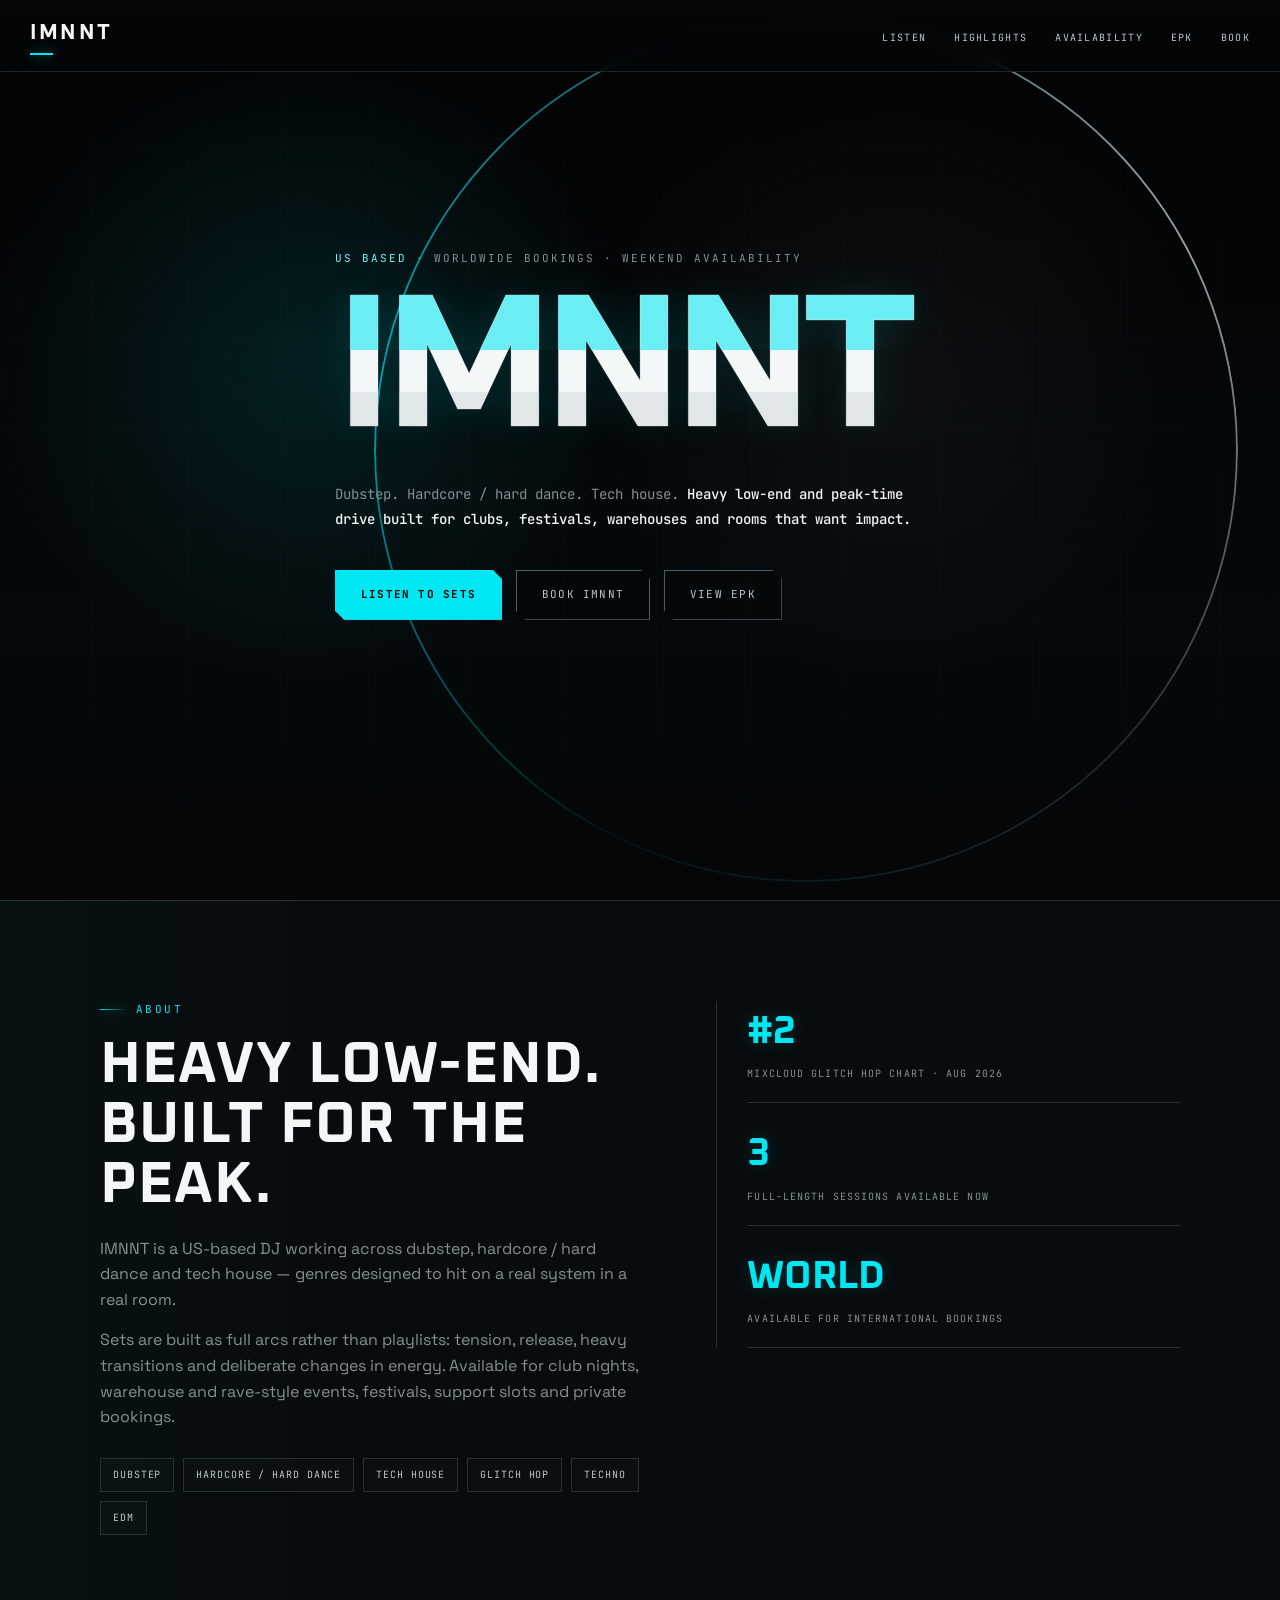
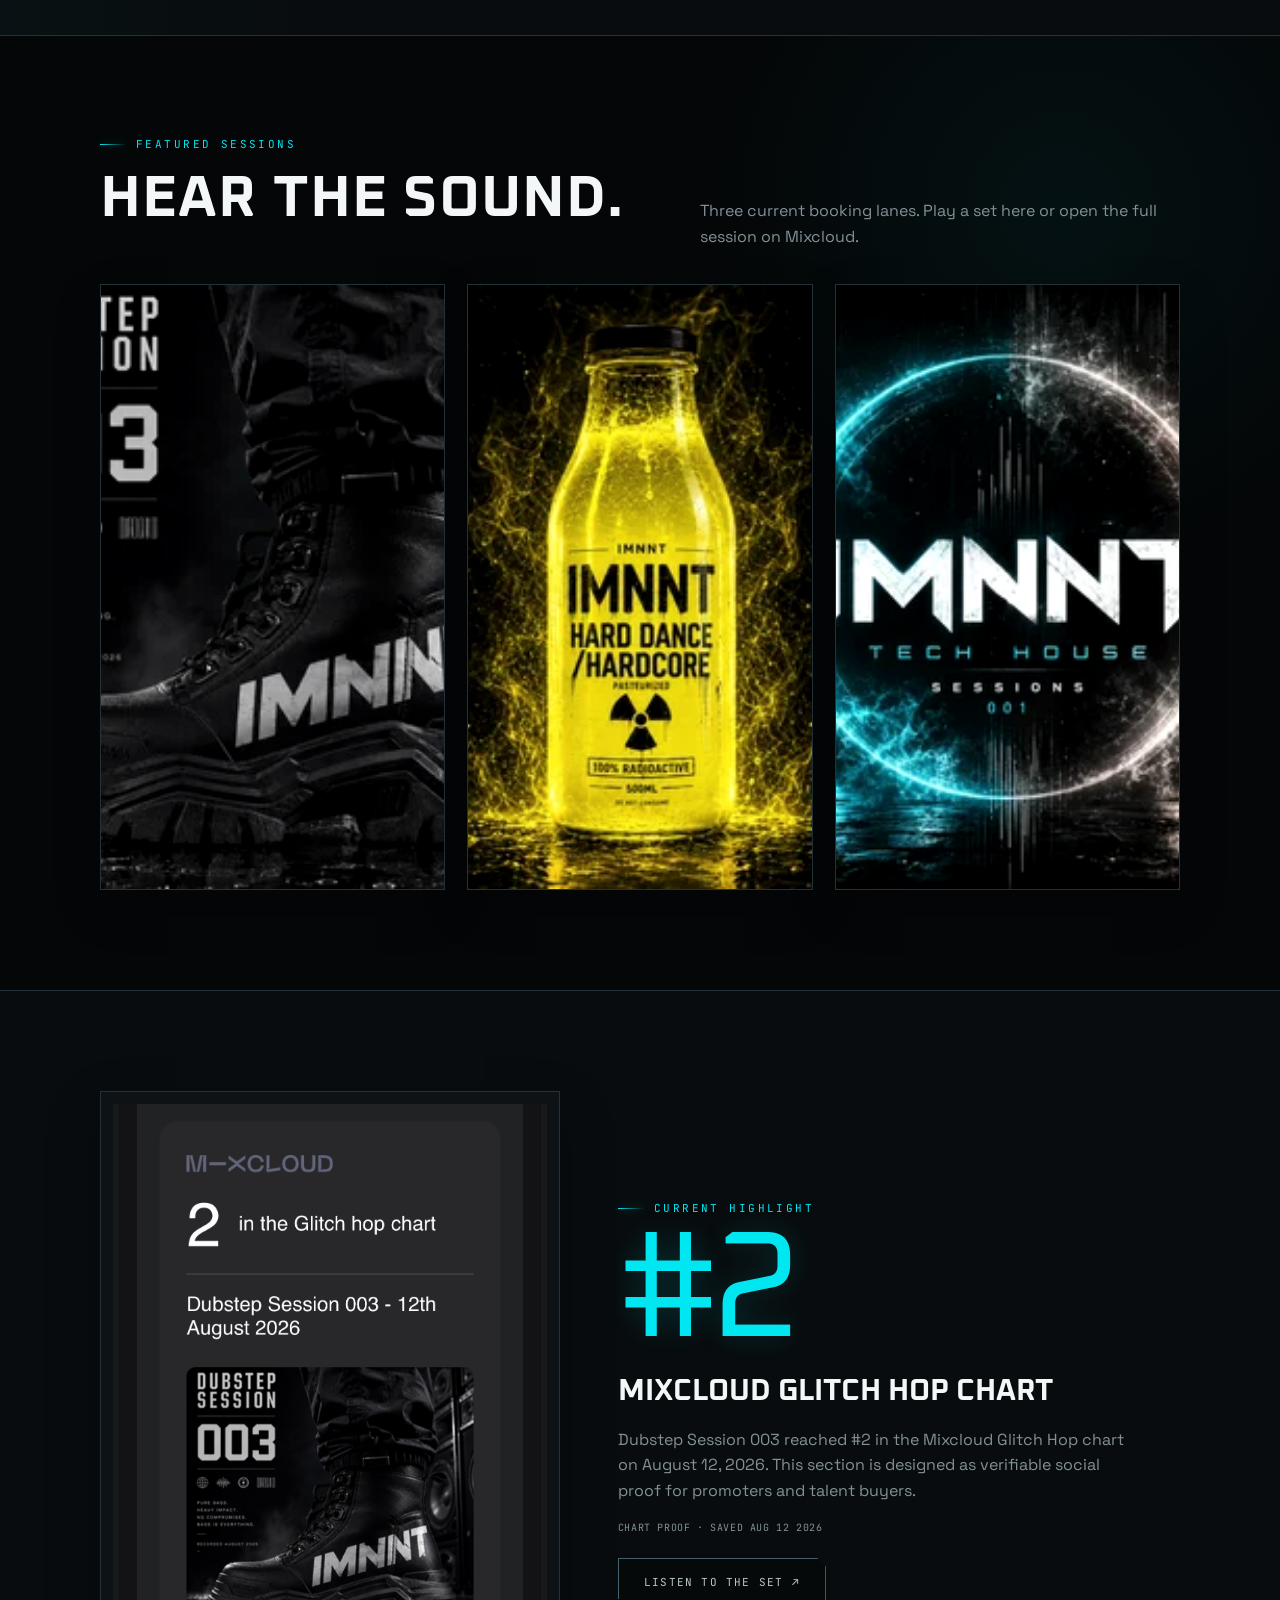
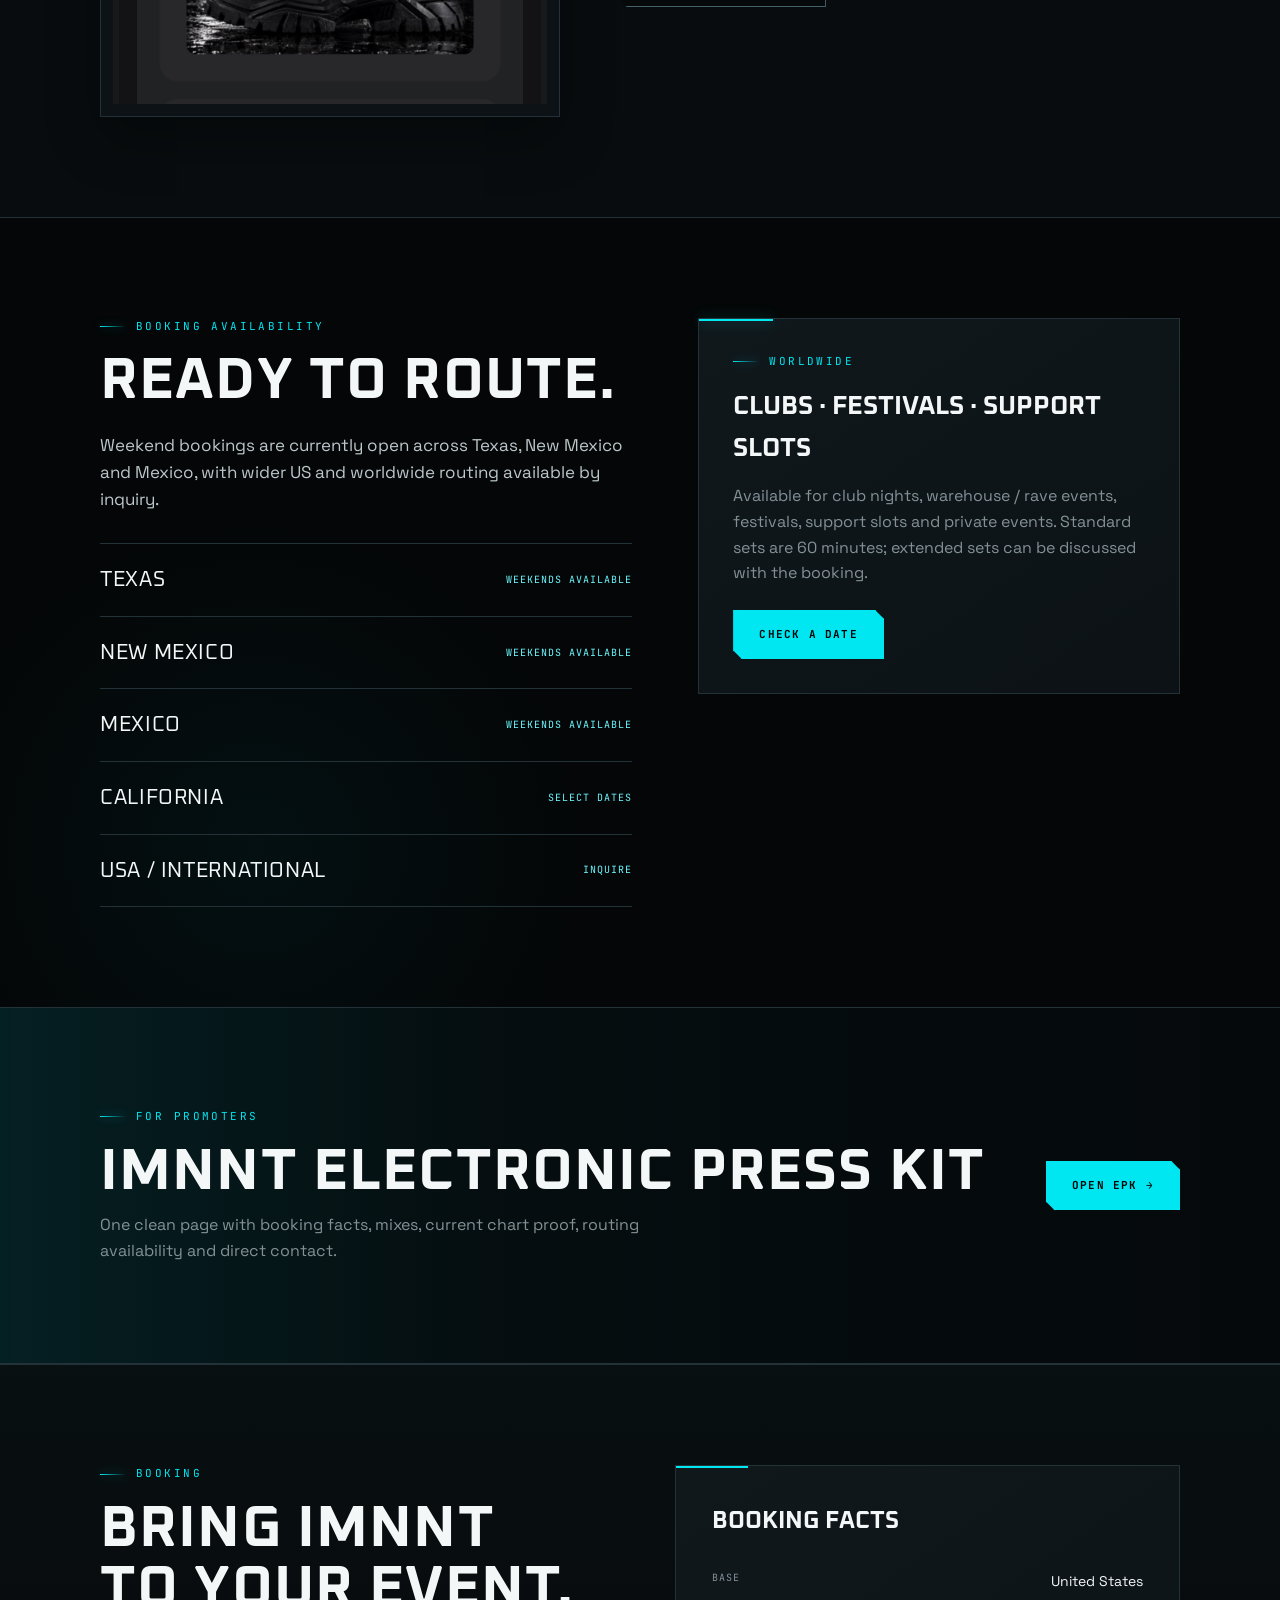
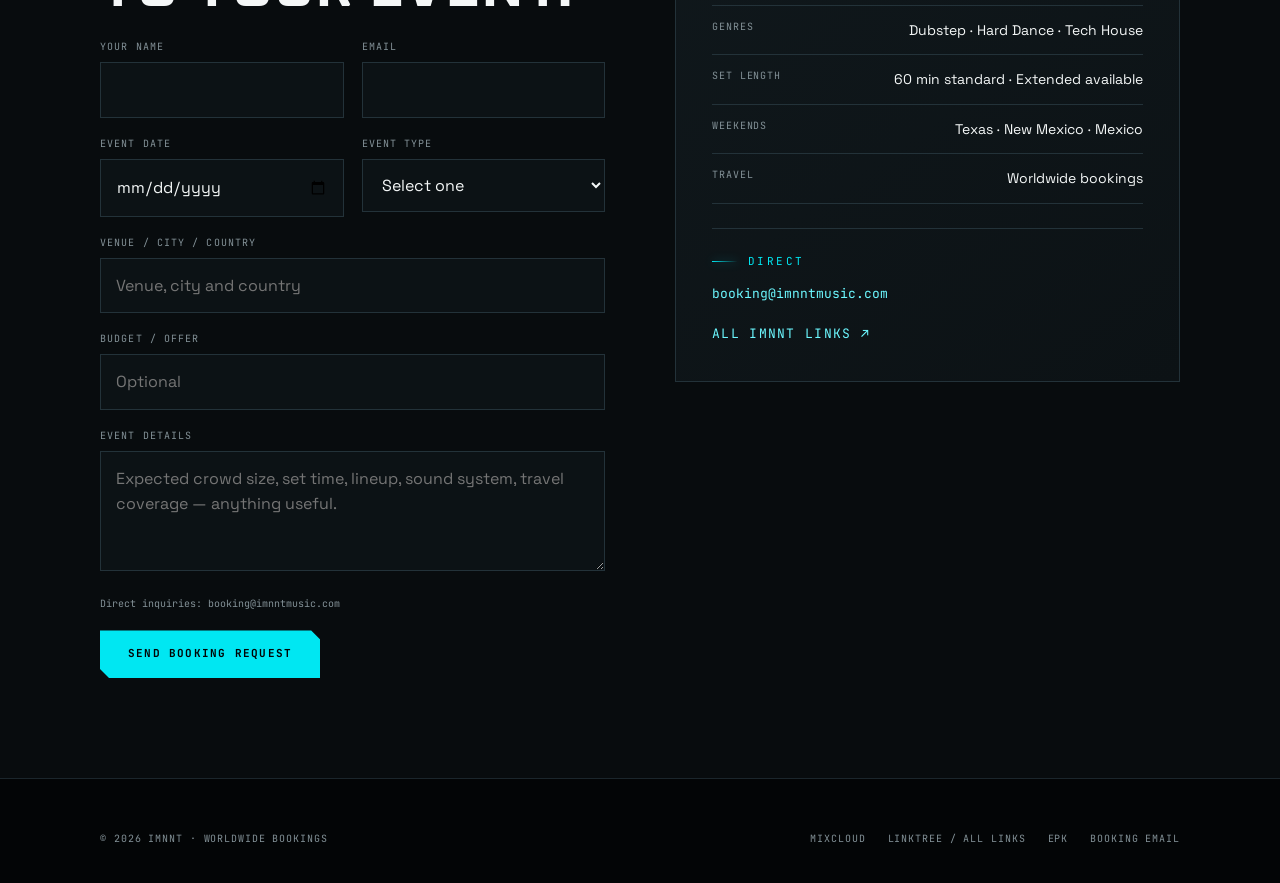
<file: imnntmusic-site/index.html>
<!DOCTYPE html>
<html lang="en">
<head>
<meta charset="UTF-8">
<meta name="viewport" content="width=device-width, initial-scale=1.0">
<title>IMNNT — DJ Bookings | Dubstep, Hard Dance & Tech House</title>
<meta name="description" content="IMNNT is a US-based DJ available worldwide for clubs, festivals, warehouse events, support slots and private bookings. Dubstep, hard dance and tech house.">
<meta name="theme-color" content="#040607">
<meta property="og:title" content="IMNNT — DJ Bookings">
<meta property="og:description" content="Dubstep. Hard Dance. Tech House. US-based and available worldwide.">
<meta property="og:type" content="website">
<meta property="og:url" content="https://imnntmusic.com/">
<meta property="og:image" content="https://imnntmusic.com/assets/tech-house-session-001-full.png">
<link rel="canonical" href="https://imnntmusic.com/">
<link rel="preconnect" href="https://fonts.googleapis.com">
<link rel="preconnect" href="https://fonts.gstatic.com" crossorigin>
<link href="https://fonts.googleapis.com/css2?family=Oxanium:wght@500;600;700&family=Space+Grotesk:wght@400;500;600;700&family=JetBrains+Mono:wght@400;500&display=swap" rel="stylesheet">
<link rel="stylesheet" href="assets/styles.css">
</head>
<body>
<header>
  <a class="logo" href="#top" aria-label="IMNNT home">IMNNT</a>
  <nav aria-label="Main navigation"><ul>
    <li><a href="#mixes">Listen</a></li>
    <li><a href="#highlights">Highlights</a></li>
    <li><a href="#availability">Availability</a></li>
    <li><a href="epk.html">EPK</a></li>
    <li><a href="#booking">Book</a></li>
  </ul></nav>
</header>

<main id="top">
<section class="hero">
  <div class="wrap">
    <div class="hero-loc"><span>US BASED</span> · WORLDWIDE BOOKINGS · WEEKEND AVAILABILITY</div>
    <h1 class="glitch" data-text="IMNNT">IMNNT</h1>
    <p class="hero-tag">Dubstep. Hardcore / hard dance. Tech house. <strong>Heavy low-end and peak-time drive built for clubs, festivals, warehouses and rooms that want impact.</strong></p>
    <div class="hero-cta">
      <a href="#mixes" class="btn btn-primary">Listen to sets</a>
      <a href="#booking" class="btn btn-ghost">Book IMNNT</a>
      <a href="epk.html" class="btn btn-ghost">View EPK</a>
    </div>
    <div class="eq" aria-hidden="true"><span></span><span style="animation-delay:.1s"></span><span style="animation-delay:.2s"></span><span style="animation-delay:.3s"></span><span style="animation-delay:.15s"></span><span style="animation-delay:.35s"></span><span style="animation-delay:.05s"></span><span style="animation-delay:.25s"></span></div>
  </div>
</section>

<section class="about" id="about">
  <div class="wrap about-grid">
    <div>
      <div class="eyebrow">About</div>
      <h2>Heavy low-end.<br>Built for the peak.</h2>
      <p>IMNNT is a US-based DJ working across dubstep, hardcore / hard dance and tech house — genres designed to hit on a real system in a real room.</p>
      <p>Sets are built as full arcs rather than playlists: tension, release, heavy transitions and deliberate changes in energy. Available for club nights, warehouse and rave-style events, festivals, support slots and private bookings.</p>
      <div class="tags"><span class="tag">Dubstep</span><span class="tag">Hardcore / Hard Dance</span><span class="tag">Tech House</span><span class="tag">Glitch Hop</span><span class="tag">Techno</span><span class="tag">EDM</span></div>
    </div>
    <div class="stats">
      <div class="stat"><div class="stat-value">#2</div><div class="stat-label">Mixcloud Glitch Hop chart · Aug 2026</div></div>
      <div class="stat"><div class="stat-value">3</div><div class="stat-label">Full-length sessions available now</div></div>
      <div class="stat"><div class="stat-value">WORLD</div><div class="stat-label">Available for international bookings</div></div>
    </div>
  </div>
</section>

<section id="mixes">
  <div class="wrap">
    <div class="section-head">
      <div><div class="eyebrow">Featured Sessions</div><h2>Hear the sound.</h2></div>
      <p>Three current booking lanes. Play a set here or open the full session on Mixcloud.</p>
    </div>
    <div class="mix-grid">
      <article class="mix-card">
        <div class="chart-badge">#2 · Glitch Hop Chart<br>Aug 12, 2026</div>
        <a class="mix-art" href="https://www.mixcloud.com/imnntmusic/dubstep-session-003/" target="_blank" rel="noopener"><img src="assets/dubstep-003.webp" alt="Dubstep Session 003 cover artwork" loading="lazy"></a>
        <div class="mix-card-body"><div class="mix-no">Session 003 · 51:22</div><h3>Dubstep Session 003</h3><div class="mix-meta">Dubstep · EDM · Glitch Hop · Deep Dubstep</div>
          <div class="player"><iframe title="Dubstep Session 003 on Mixcloud" loading="lazy" src="https://www.mixcloud.com/widget/iframe/?hide_cover=1&mini=1&light=0&feed=%2Fimnntmusic%2Fdubstep-session-003%2F" allow="autoplay"></iframe></div>
          <div class="mix-actions"><span class="kicker">Featured</span><a class="text-link" href="https://www.mixcloud.com/imnntmusic/dubstep-session-003/" target="_blank" rel="noopener">Open Mixcloud ↗</a></div>
        </div>
      </article>
      <article class="mix-card">
        <a class="mix-art" href="https://www.mixcloud.com/imnntmusic/imnnt-hard-dance-hardcore-session-002/" target="_blank" rel="noopener"><img src="assets/hard-dance-002.webp" alt="Hard Dance Hardcore Session 002 cover artwork" loading="lazy"></a>
        <div class="mix-card-body"><div class="mix-no">Session 002 · 55:53</div><h3>Hard Dance / Hardcore</h3><div class="mix-meta">Hardcore · Hard Dance · Peak-Time Techno</div>
          <div class="player"><iframe title="Hard Dance Hardcore Session 002 on Mixcloud" loading="lazy" src="https://www.mixcloud.com/widget/iframe/?hide_cover=1&mini=1&light=0&feed=%2Fimnntmusic%2Fimnnt-hard-dance-hardcore-session-002%2F" allow="autoplay"></iframe></div>
          <div class="mix-actions"><span class="kicker">Session 002</span><a class="text-link" href="https://www.mixcloud.com/imnntmusic/imnnt-hard-dance-hardcore-session-002/" target="_blank" rel="noopener">Open Mixcloud ↗</a></div>
        </div>
      </article>
      <article class="mix-card">
        <a class="mix-art" href="https://www.mixcloud.com/imnntmusic/imnnt-tech-house-sessions-001/" target="_blank" rel="noopener"><img src="assets/tech-house-001.webp" alt="Tech House Sessions 001 cover artwork" loading="lazy"></a>
        <div class="mix-card-body"><div class="mix-no">Session 001 · 1:00:23</div><h3>Tech House Sessions 001</h3><div class="mix-meta">Tech House · Progressive Electro · Remixes</div>
          <div class="player"><iframe title="Tech House Sessions 001 on Mixcloud" loading="lazy" src="https://www.mixcloud.com/widget/iframe/?hide_cover=1&mini=1&light=0&feed=%2Fimnntmusic%2Fimnnt-tech-house-sessions-001%2F" allow="autoplay"></iframe></div>
          <div class="mix-actions"><span class="kicker">Session 001</span><a class="text-link" href="https://www.mixcloud.com/imnntmusic/imnnt-tech-house-sessions-001/" target="_blank" rel="noopener">Open Mixcloud ↗</a></div>
        </div>
      </article>
    </div>
  </div>
</section>

<section class="highlights" id="highlights">
  <div class="wrap highlight-grid">
    <div class="proof-frame"><img src="assets/chart-glitch-hop-2.jpg" alt="Mixcloud chart screenshot showing Dubstep Session 003 at number 2 in the Glitch Hop chart" loading="lazy"></div>
    <div class="highlight-copy"><div class="eyebrow">Current Highlight</div><div class="rank">#2</div><h3>Mixcloud Glitch Hop Chart</h3><p>Dubstep Session 003 reached #2 in the Mixcloud Glitch Hop chart on August 12, 2026. This section is designed as verifiable social proof for promoters and talent buyers.</p><div class="proof-note">CHART PROOF · SAVED AUG 12 2026</div><a class="btn btn-ghost" href="https://www.mixcloud.com/imnntmusic/dubstep-session-003/" target="_blank" rel="noopener" style="margin-top:22px">Listen to the set ↗</a></div>
  </div>
</section>

<section class="availability" id="availability">
  <div class="wrap availability-grid">
    <div><div class="eyebrow">Booking Availability</div><h2>Ready to route.</h2><p class="lead">Weekend bookings are currently open across Texas, New Mexico and Mexico, with wider US and worldwide routing available by inquiry.</p>
      <div class="route-list" style="margin-top:30px">
        <div class="route"><div class="route-place">Texas</div><div class="route-status">Weekends available</div></div>
        <div class="route"><div class="route-place">New Mexico</div><div class="route-status">Weekends available</div></div>
        <div class="route"><div class="route-place">Mexico</div><div class="route-status">Weekends available</div></div>
        <div class="route"><div class="route-place">California</div><div class="route-status">Select dates</div></div>
        <div class="route"><div class="route-place">USA / International</div><div class="route-status">Inquire</div></div>
      </div>
    </div>
    <aside class="avail-card"><div class="eyebrow">Worldwide</div><h3>Clubs · Festivals · Support Slots</h3><p>Available for club nights, warehouse / rave events, festivals, support slots and private events. Standard sets are 60 minutes; extended sets can be discussed with the booking.</p><a class="btn btn-primary" href="#booking">Check a date</a></aside>
  </div>
</section>

<section class="epk-strip" id="epk">
  <div class="wrap"><div><div class="eyebrow">For Promoters</div><h2>IMNNT Electronic Press Kit</h2><p>One clean page with booking facts, mixes, current chart proof, routing availability and direct contact.</p></div><a class="btn btn-primary" href="epk.html">Open EPK →</a></div>
</section>

<section class="booking" id="booking">
  <div class="wrap booking-grid">
    <div><div class="eyebrow">Booking</div><h2>Bring IMNNT<br>to your event.</h2>
      <form id="booking-form" action="https://formspree.io/f/YOUR_FORM_ID" method="POST">
        <input type="hidden" name="_subject" value="New IMNNT booking request">
        <div class="field-row"><div><label for="name">Your name</label><input type="text" id="name" name="name" required></div><div><label for="email">Email</label><input type="email" id="email" name="email" required></div></div>
        <div class="field-row"><div><label for="event-date">Event date</label><input type="date" id="event-date" name="event_date" required></div><div><label for="event-type">Event type</label><select id="event-type" name="event_type" required><option value="">Select one</option><option>Club night</option><option>Warehouse / rave</option><option>Festival</option><option>Support slot</option><option>Private event</option><option>Other</option></select></div></div>
        <div><label for="venue">Venue / city / country</label><input type="text" id="venue" name="venue" placeholder="Venue, city and country"></div>
        <div><label for="budget">Budget / offer</label><input type="text" id="budget" name="budget" placeholder="Optional"></div>
        <div><label for="message">Event details</label><textarea id="message" name="message" placeholder="Expected crowd size, set time, lineup, sound system, travel coverage — anything useful." required></textarea></div>
        <p class="form-note">Direct inquiries: booking@imnntmusic.com</p><div class="form-status" id="form-status" role="status"></div>
        <button type="submit" class="submit-btn">Send booking request</button>
      </form>
    </div>
    <aside class="info-card"><h3>Booking facts</h3><div class="info-row"><span class="k">Base</span><span>United States</span></div><div class="info-row"><span class="k">Genres</span><span>Dubstep · Hard Dance · Tech House</span></div><div class="info-row"><span class="k">Set length</span><span>60 min standard · Extended available</span></div><div class="info-row"><span class="k">Weekends</span><span>Texas · New Mexico · Mexico</span></div><div class="info-row"><span class="k">Travel</span><span>Worldwide bookings</span></div><div class="direct-contact"><div class="eyebrow" style="margin-bottom:10px">Direct</div><a href="mailto:booking@imnntmusic.com">booking@imnntmusic.com</a><div style="margin-top:14px"><a class="text-link" href="https://linktr.ee/IMNNT" target="_blank" rel="noopener">All IMNNT links ↗</a></div></div></aside>
  </div>
</section>
</main>

<footer><div class="wrap footer-grid"><div class="copyright">© 2026 IMNNT · Worldwide bookings</div><div class="socials"><a href="https://www.mixcloud.com/imnntmusic/" target="_blank" rel="noopener">Mixcloud</a><a href="https://linktr.ee/IMNNT" target="_blank" rel="noopener">Linktree / All Links</a><a href="epk.html">EPK</a><a href="mailto:booking@imnntmusic.com">Booking Email</a></div></div></footer>

<script>
const form = document.getElementById('booking-form');
const statusBox = document.getElementById('form-status');
form.addEventListener('submit', function(e){
  if(form.action.includes('YOUR_FORM_ID')){
    e.preventDefault();
    statusBox.style.display='block';
    statusBox.innerHTML='The booking form still needs its Formspree ID before launch. For now, email <a href="mailto:booking@imnntmusic.com" style="color:#6cf8ff">booking@imnntmusic.com</a>.';
  }
});
</script>
</body>
</html>
</file>
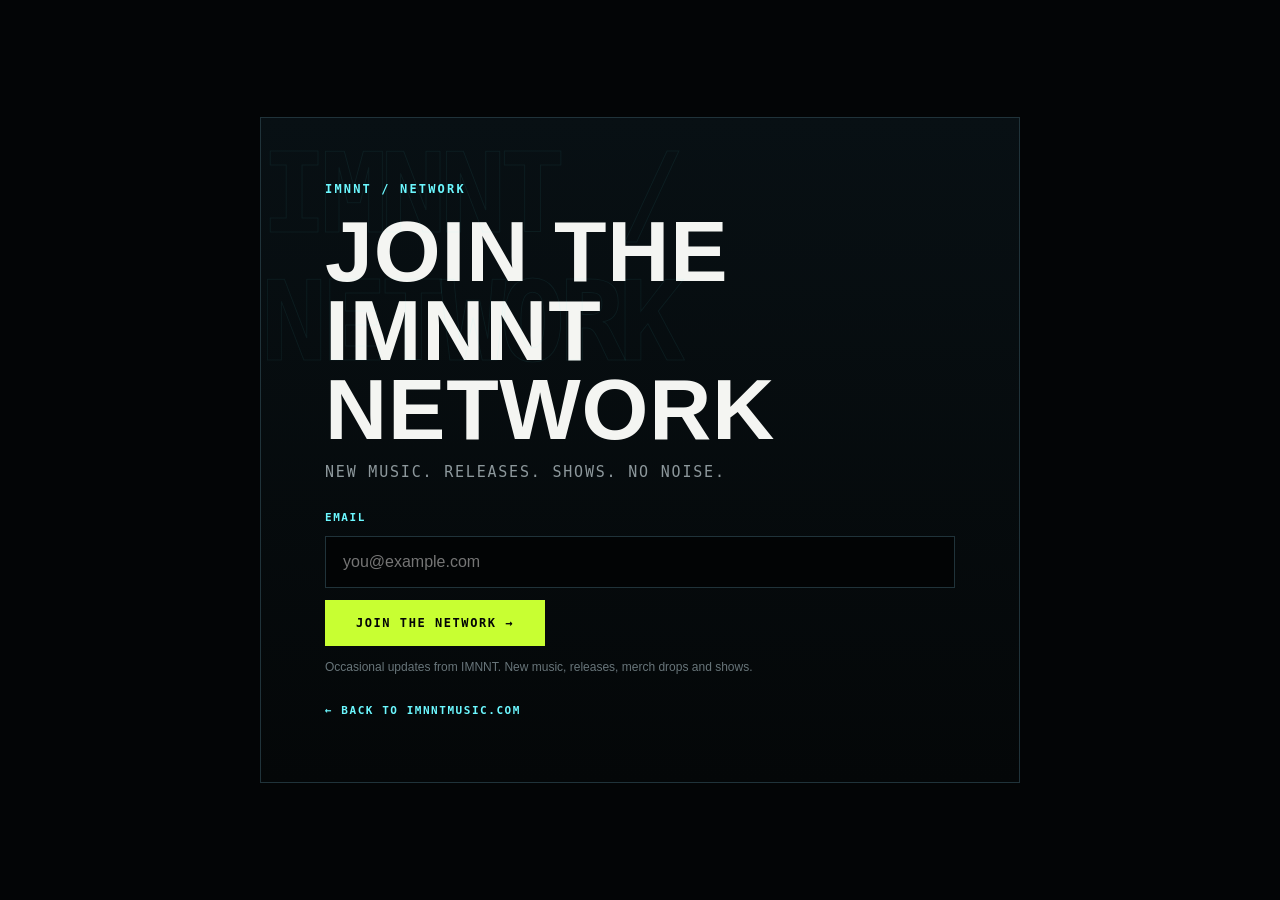
<file: join/index.html>
<!doctype html>
<html lang="en">
<head>
  <meta charset="utf-8">
  <meta name="viewport" content="width=device-width,initial-scale=1">
  <title>Join the IMNNT Network</title>
  <meta name="description" content="Join the IMNNT network for new music, releases, merch drops and shows.">
  <link rel="canonical" href="https://www.imnntmusic.com/join/">
  <style>
    :root{--bg:#030506;--panel:#070b0d;--text:#f4f5f2;--dim:#8d989c;--cyan:#6cf8ff;--acid:#c8ff32;--line:#20333a}
    *{box-sizing:border-box}
    html,body{margin:0;background:var(--bg);color:var(--text);font-family:Arial,sans-serif}
    body{min-height:100vh;display:grid;place-items:center;padding:24px}
    .join{width:min(760px,100%);border:1px solid var(--line);background:linear-gradient(180deg,#081014,#040708);padding:clamp(28px,6vw,64px);position:relative;overflow:hidden}
    .join:before{content:"IMNNT / NETWORK";position:absolute;right:-20px;top:12px;font:700 clamp(54px,11vw,110px) monospace;letter-spacing:-.06em;color:transparent;-webkit-text-stroke:1px rgba(108,248,255,.06);pointer-events:none}
    .kicker{font:700 12px monospace;letter-spacing:.18em;color:var(--cyan);margin-bottom:16px}
    h1{margin:0 0 14px;font-size:clamp(42px,8vw,86px);line-height:.92;letter-spacing:.01em}
    .tagline{margin:0 0 30px;color:var(--dim);font:500 15px monospace;letter-spacing:.12em}
    form{display:grid;gap:12px;margin-top:24px}
    label{font:700 11px monospace;letter-spacing:.14em;color:var(--cyan)}
    input{width:100%;padding:16px 17px;border:1px solid var(--line);background:#020405;color:white;font-size:16px;outline:none}
    input:focus{border-color:var(--cyan);box-shadow:0 0 0 2px rgba(108,248,255,.08)}
    button{width:max-content;min-width:220px;padding:15px 20px;border:1px solid var(--acid);background:var(--acid);color:#030506;font:700 12px monospace;letter-spacing:.13em;cursor:pointer}
    .fine{margin:12px 0 0;color:#68757a;font-size:12px;line-height:1.5}
    .back{display:inline-block;margin-top:28px;color:var(--cyan);text-decoration:none;font:700 11px monospace;letter-spacing:.14em}
  </style>
</head>
<body>
  <main class="join">
    <div class="kicker">IMNNT / NETWORK</div>
    <h1>JOIN THE<br>IMNNT NETWORK</h1>
    <p class="tagline">NEW MUSIC. RELEASES. SHOWS. NO NOISE.</p>

    <form action="https://formspree.io/f/mrpgdroe" method="POST">
      <label for="email">EMAIL</label>
      <input id="email" name="email" type="email" autocomplete="email" placeholder="you@example.com" required>
      <input type="hidden" name="source" value="IMNNT Network Signup">
      <button type="submit">JOIN THE NETWORK →</button>
    </form>

    <p class="fine">Occasional updates from IMNNT. New music, releases, merch drops and shows.</p>
    <a class="back" href="/">← BACK TO IMNNTMUSIC.COM</a>
  </main>
</body>
</html>
</file>
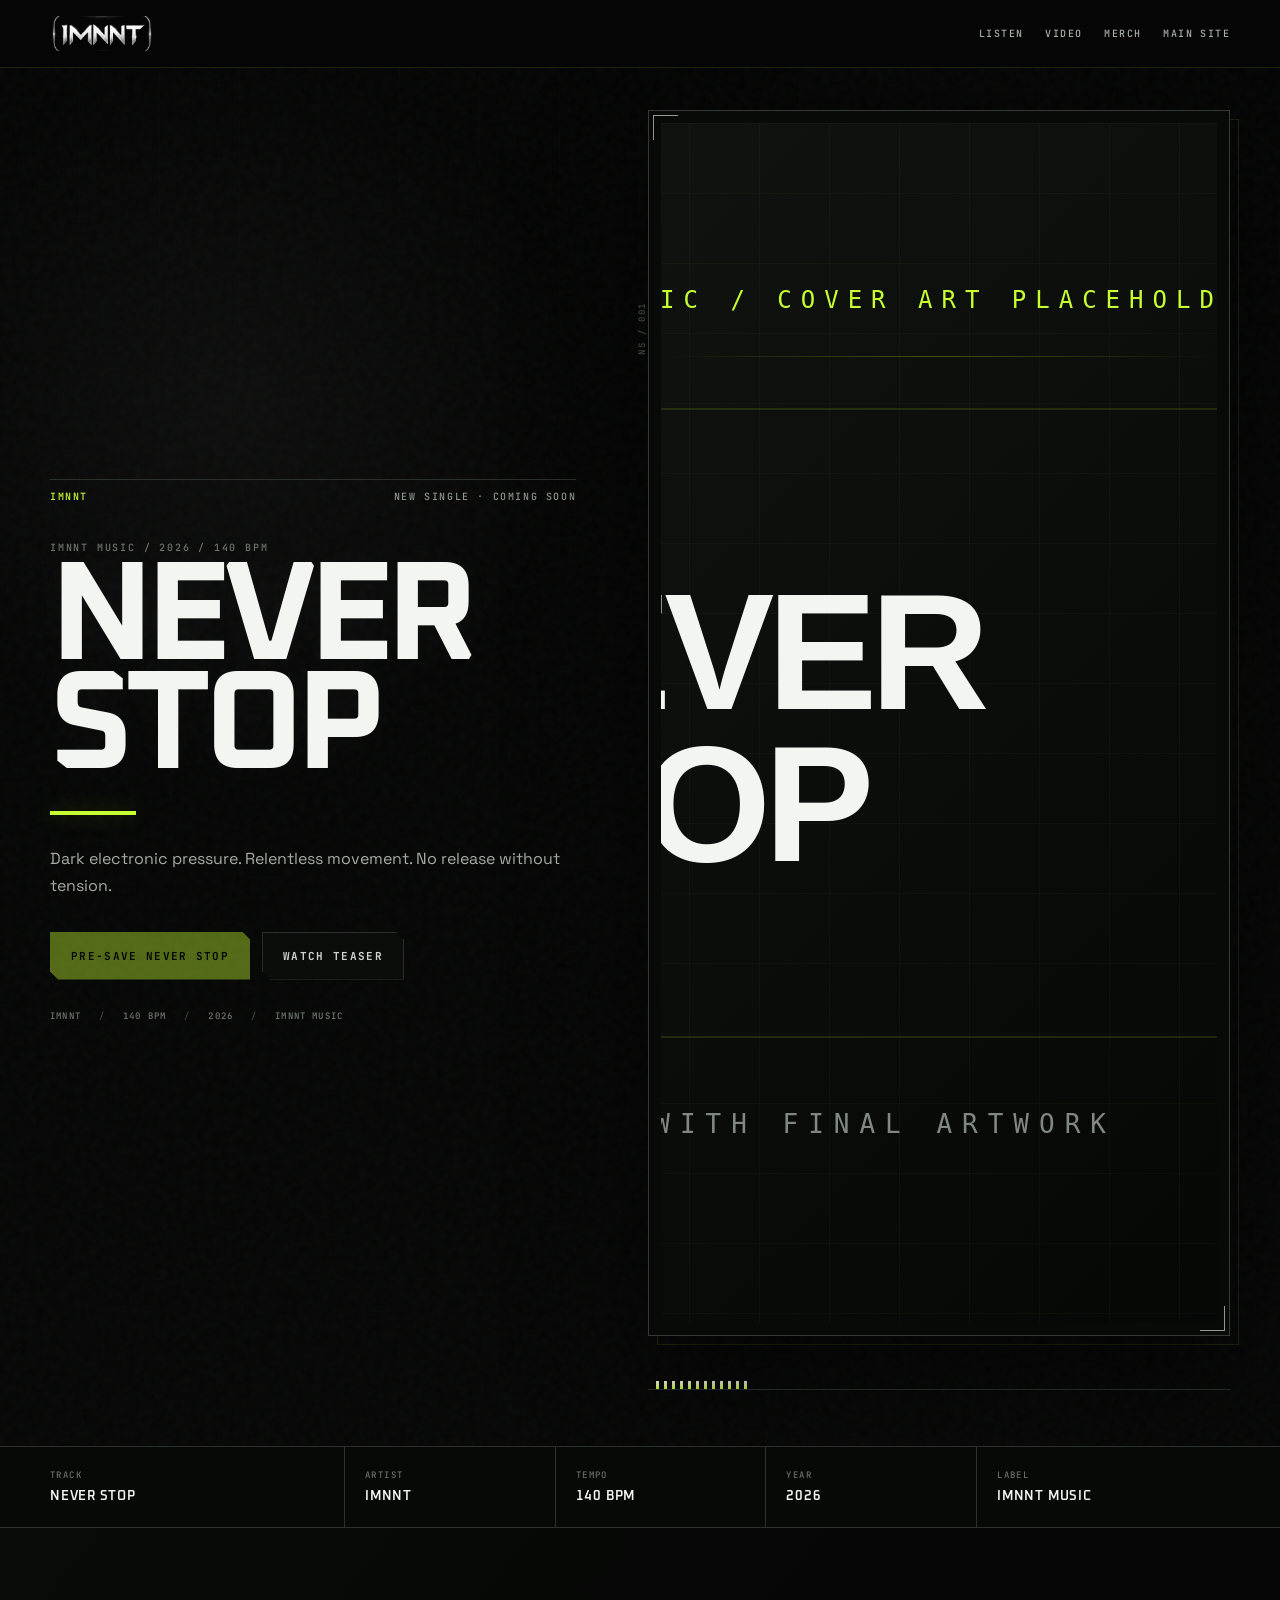
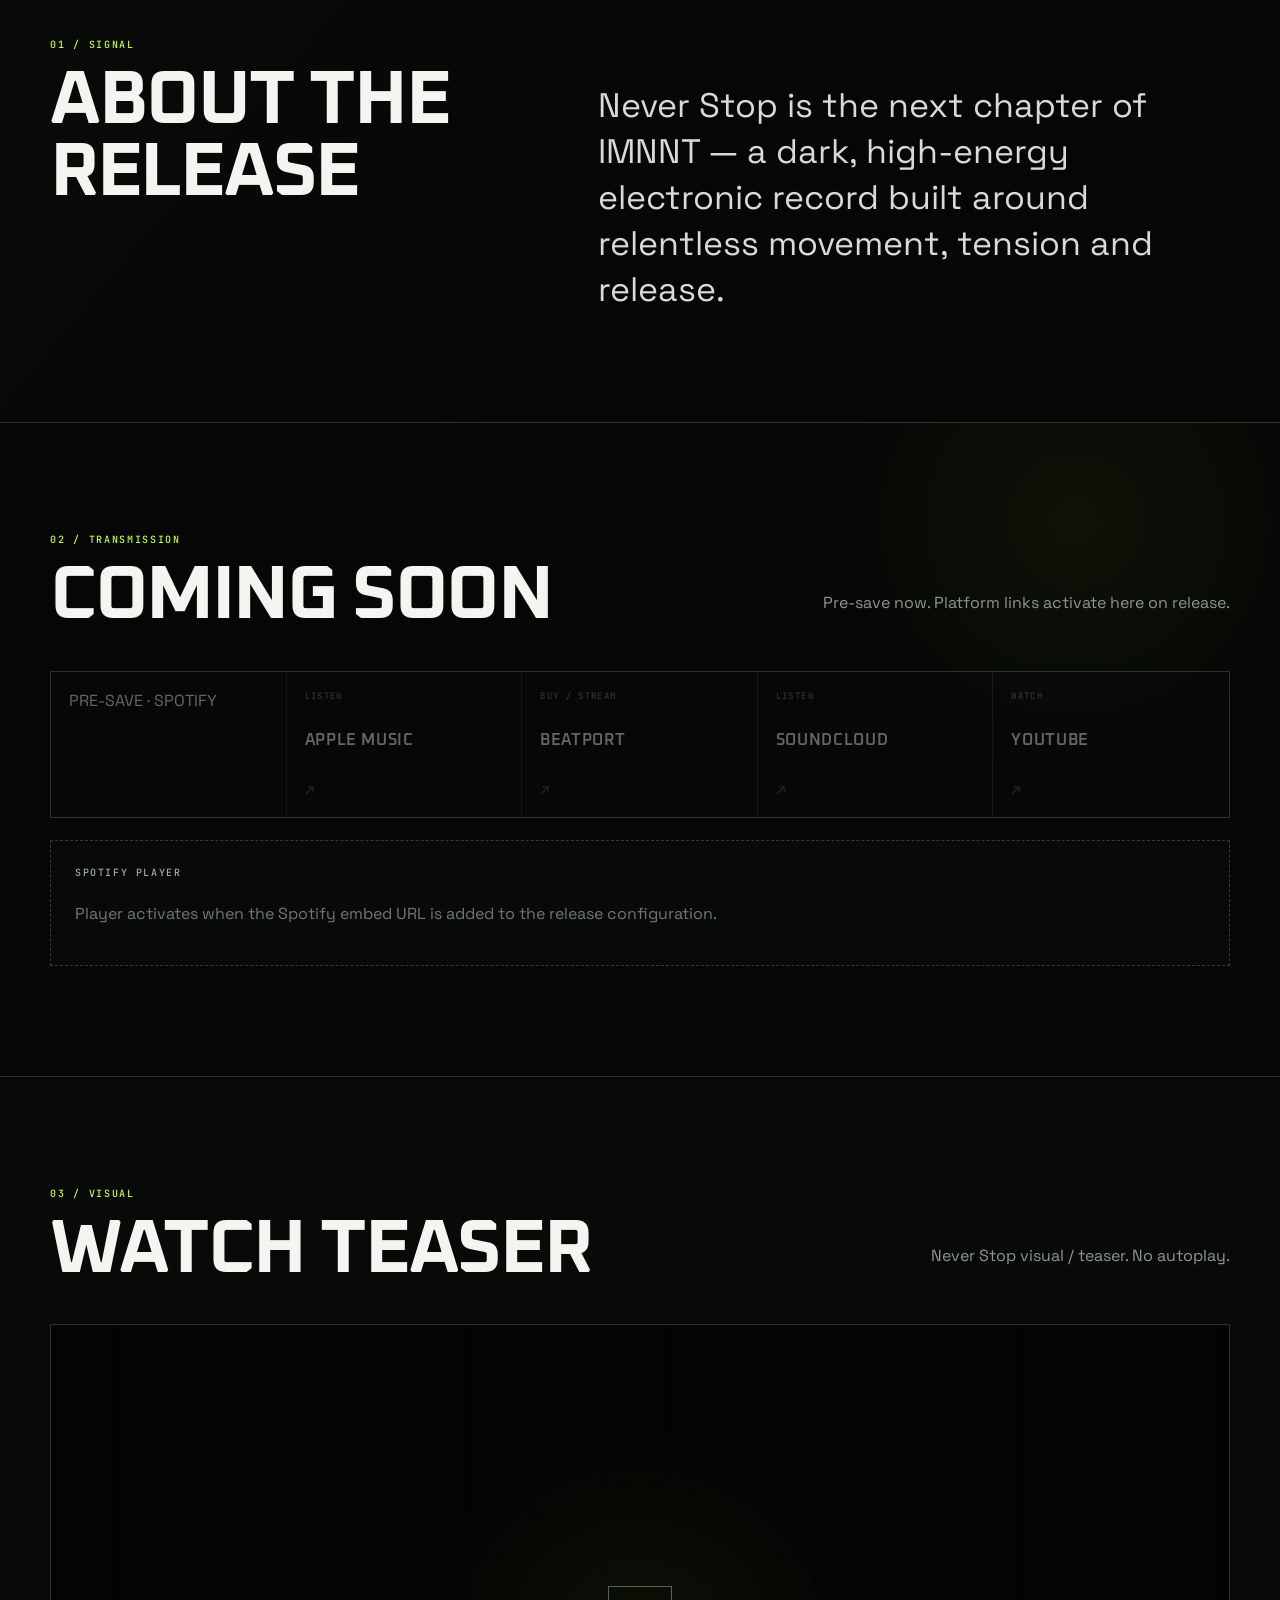
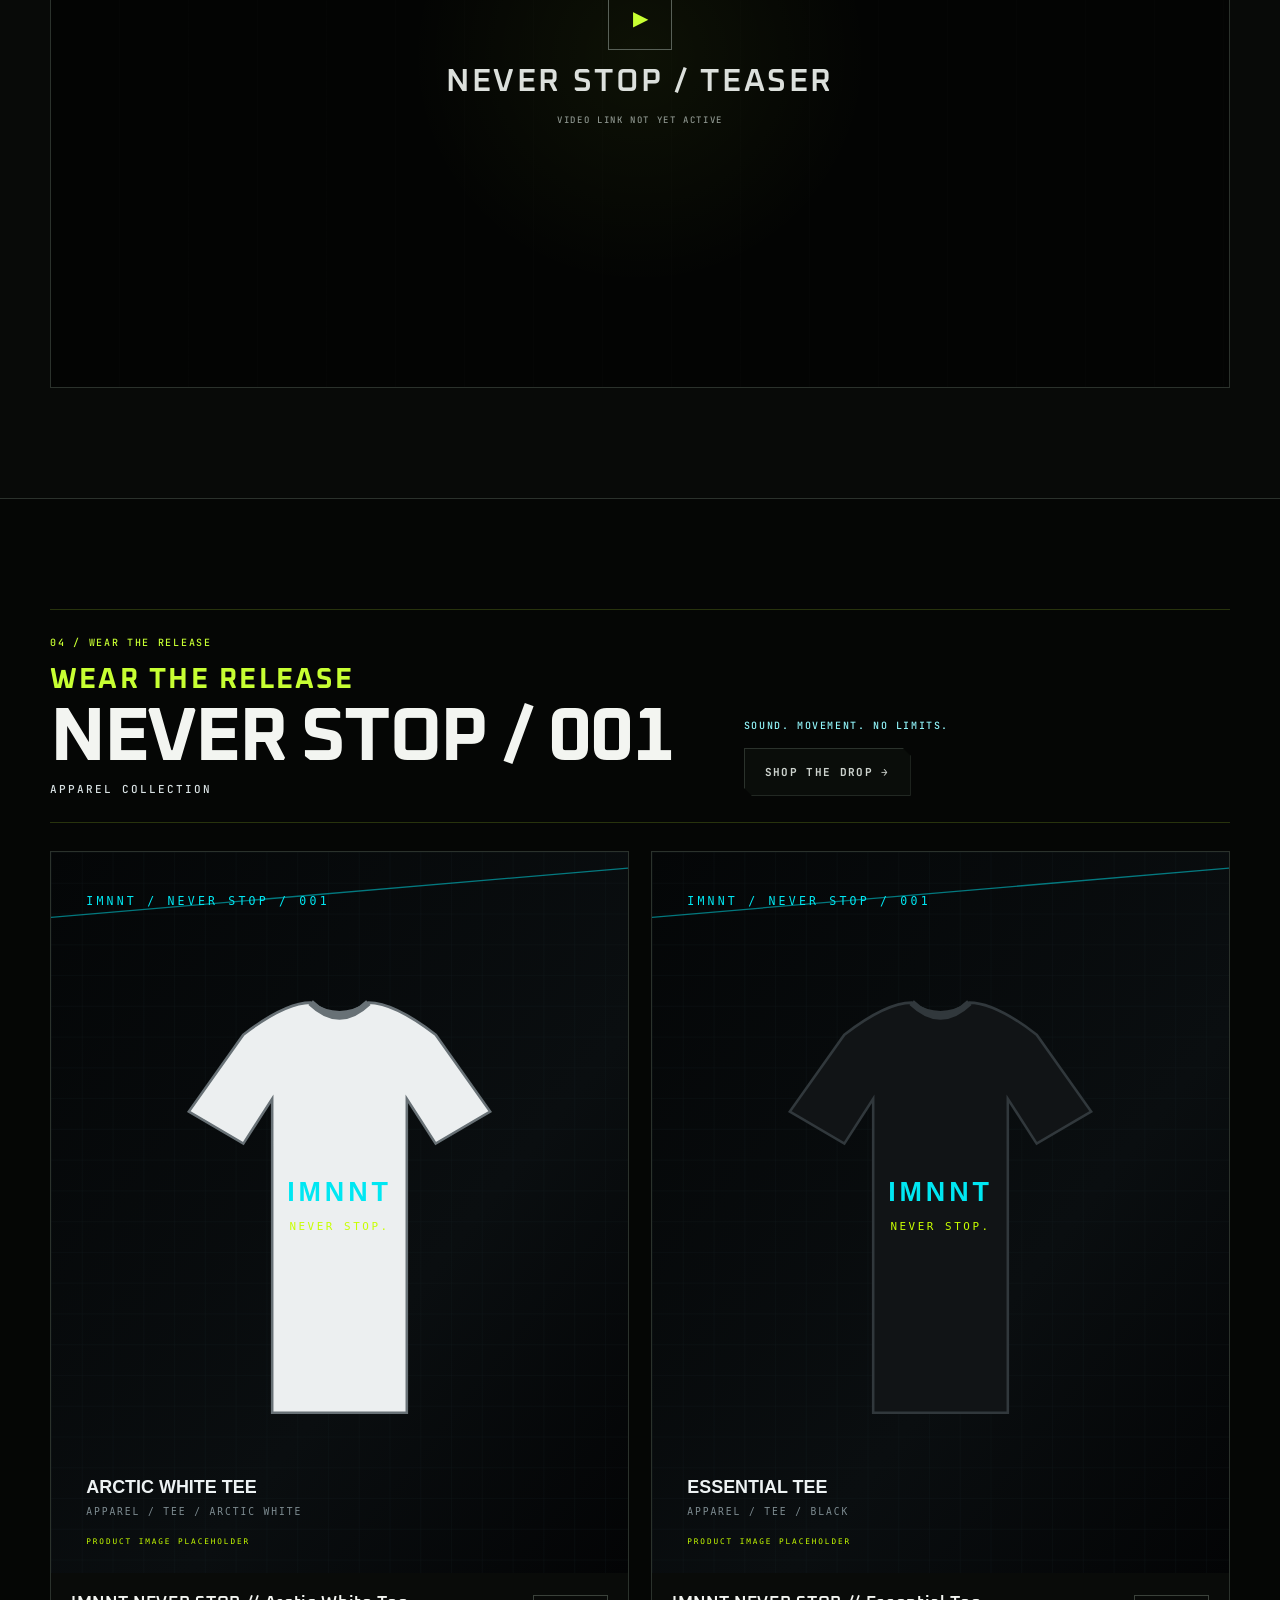
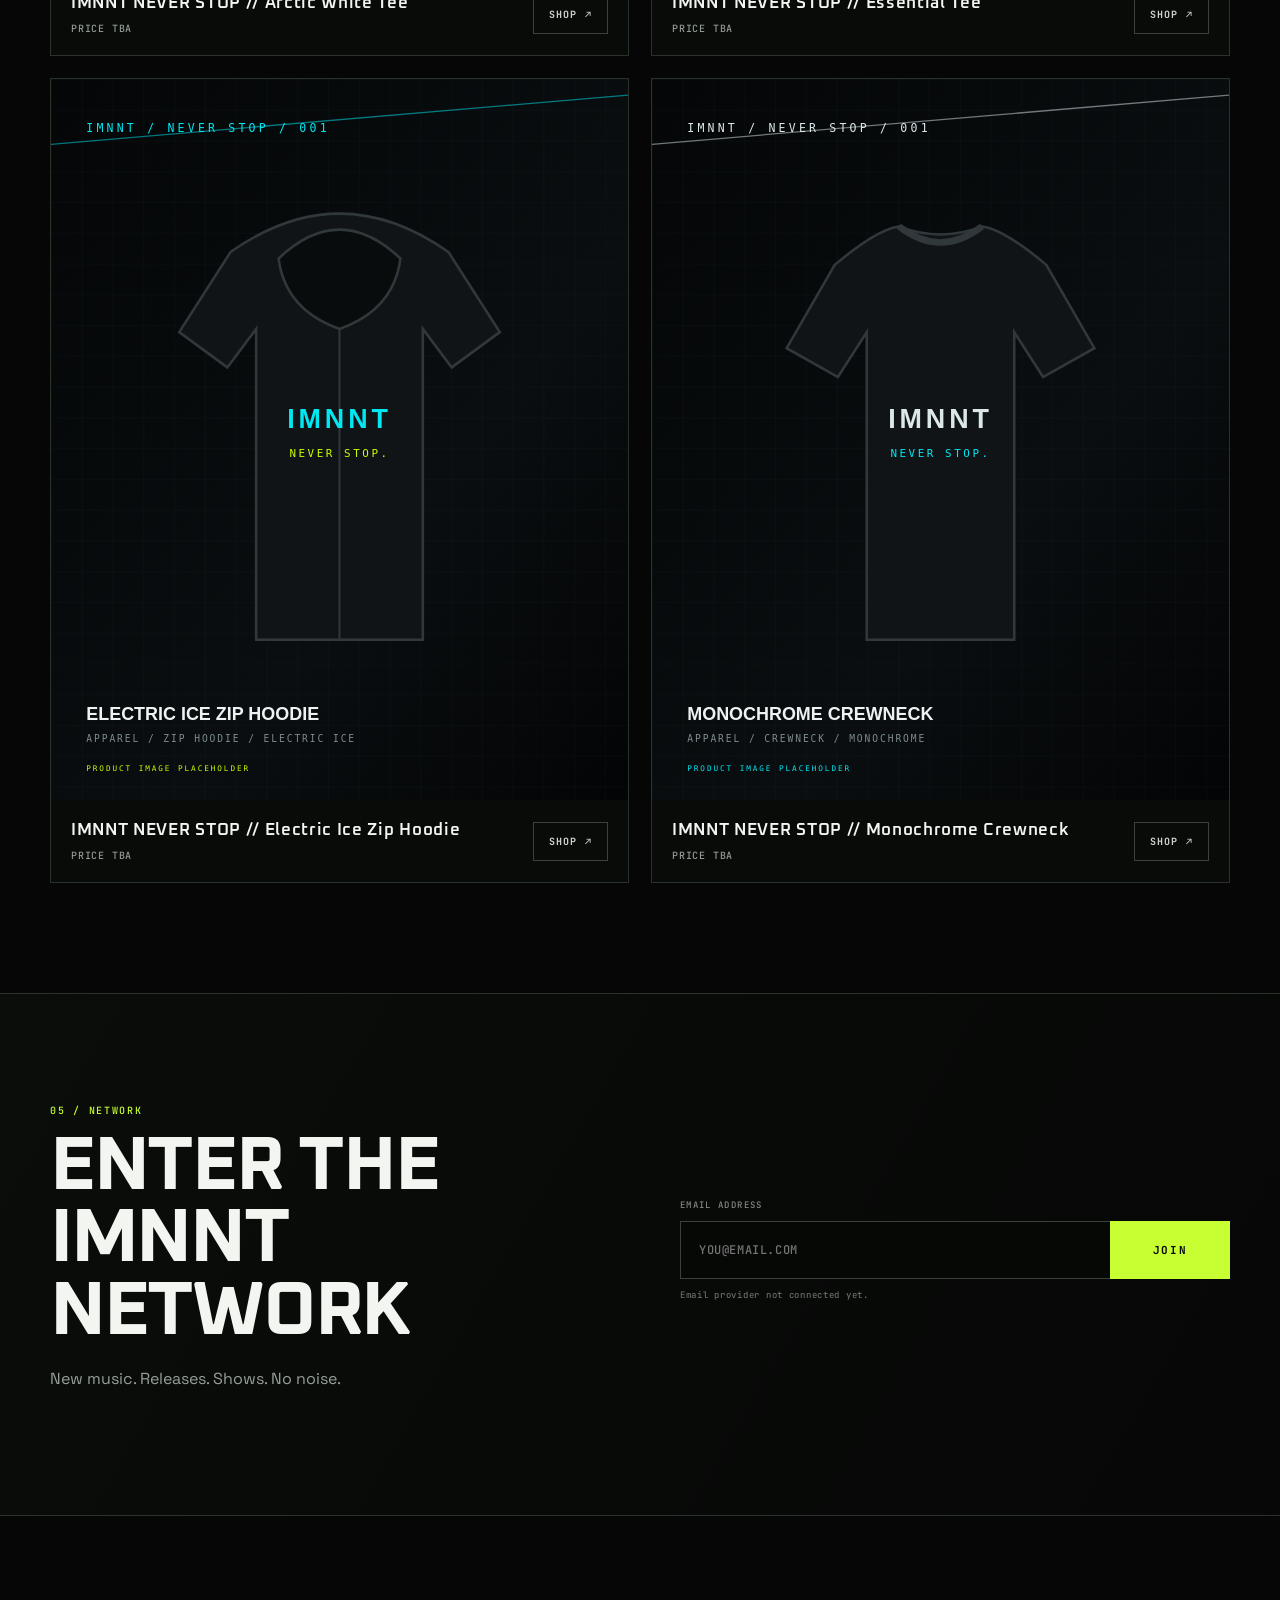
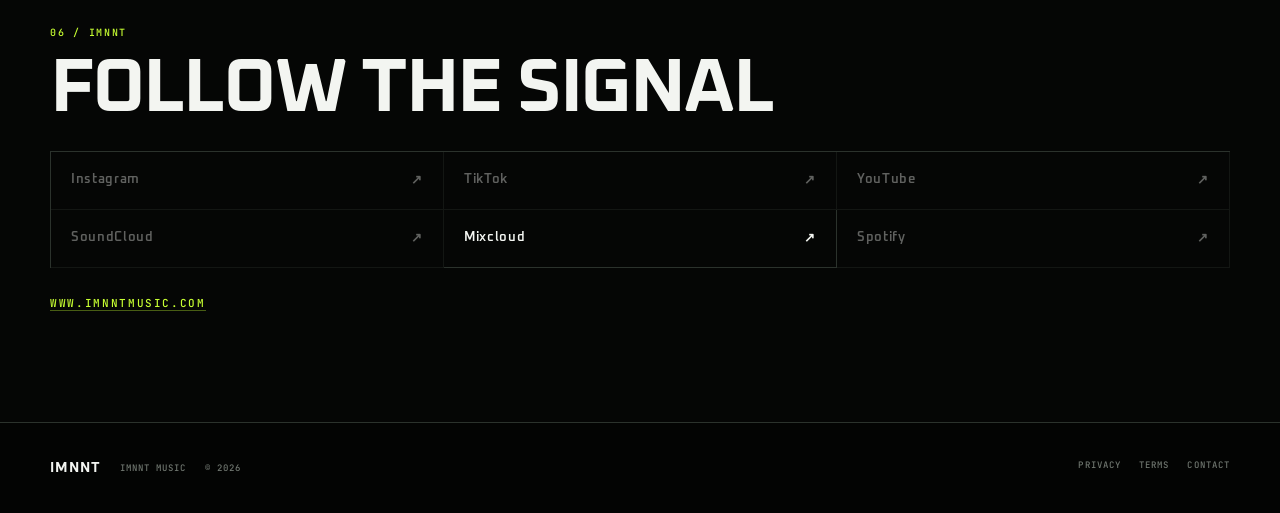
<file: imnntmusic-site-fourthwall-merch-v10/never-stop/index.html>
<!DOCTYPE html>
<html lang="en">
<head>
  <meta charset="UTF-8">
  <meta name="viewport" content="width=device-width, initial-scale=1.0, viewport-fit=cover">
  <title>Never Stop — IMNNT | Official Release</title>
  <meta name="description" content="Never Stop, the new original release from electronic artist IMNNT. Listen, watch and explore the official release collection.">
  <meta name="theme-color" content="#050605">
  <meta name="robots" content="index,follow">
  <link rel="canonical" href="https://www.imnntmusic.com/never-stop/">

  <meta property="og:type" content="music.song">
  <meta property="og:title" content="Never Stop — IMNNT | Official Release">
  <meta property="og:description" content="Never Stop, the new original release from electronic artist IMNNT. Listen, watch and explore the official release collection.">
  <meta property="og:url" content="https://www.imnntmusic.com/never-stop/">
  <meta property="og:image" content="https://www.imnntmusic.com/assets/releases/never-stop/social-share-placeholder.svg" id="og-image">
  <meta property="og:site_name" content="IMNNT MUSIC">
  <meta name="twitter:card" content="summary_large_image">
  <meta name="twitter:title" content="Never Stop — IMNNT | Official Release">
  <meta name="twitter:description" content="Never Stop, the new original release from electronic artist IMNNT. Listen, watch and explore the official release collection.">
  <meta name="twitter:image" content="https://www.imnntmusic.com/assets/releases/never-stop/social-share-placeholder.svg" id="twitter-image">

  <link rel="icon" href="../favicon.ico" sizes="any">
  <link rel="preconnect" href="https://fonts.googleapis.com">
  <link rel="preconnect" href="https://fonts.gstatic.com" crossorigin>
  <link href="https://fonts.googleapis.com/css2?family=Oxanium:wght@500;600;700&family=Space+Grotesk:wght@400;500;600;700&family=JetBrains+Mono:wght@400;500&display=swap" rel="stylesheet">
  <link rel="stylesheet" href="../assets/release.css">

  <!-- ============================================================
       TRACKING PLACEHOLDERS — DO NOT ADD FAKE IDS
       ============================================================
       GA4:       replace GA_MEASUREMENT_ID only when you have a real ID.
       Meta:      replace META_PIXEL_ID only when you have a real ID.
       TikTok:    replace TIKTOK_PIXEL_ID only when you have a real ID.

       Event hooks are already implemented in ../assets/release.js for:
       pre_save_click, spotify_click, apple_music_click, beatport_click,
       youtube_click, merch_click, email_signup, video_play.
       ============================================================ -->
  <!-- Google tag (gtag.js) — ENABLE ONLY AFTER INSERTING REAL GA4 ID
  <script async src="https://www.googletagmanager.com/gtag/js?id=GA_MEASUREMENT_ID"></script>
  <script>
    window.dataLayer = window.dataLayer || [];
    function gtag(){dataLayer.push(arguments);}
    gtag('js', new Date());
    gtag('config', 'GA_MEASUREMENT_ID');
  </script>
  -->
  <!-- Meta Pixel and TikTok Pixel: paste official snippets here after obtaining real IDs. -->
</head>
<body>
  <a class="skip-link" href="#main">Skip to content</a>

  <header class="release-header">
    <a class="brand" href="../index.html" aria-label="IMNNT home">
      <img src="../assets/imnnt-logo.png" alt="IMNNT" width="112" height="38">
    </a>
    <nav aria-label="Release navigation">
      <a href="#listen">Listen</a>
      <a href="#video">Video</a>
      <a href="#merch">Merch</a>
      <a href="../index.html">Main site</a>
    </nav>
  </header>

  <main id="main">
    <section class="release-hero" aria-labelledby="release-title">
      <div class="hero-noise" aria-hidden="true"></div>
      <div class="release-shell hero-grid">
        <div class="hero-copy">
          <div class="signal-line"><span>IMNNT</span><span id="hero-status">NEW SINGLE · COMING SOON</span></div>
          <p class="micro">IMNNT MUSIC / 2026 / 140 BPM</p>
          <h1 id="release-title">NEVER<br>STOP</h1>
          <p class="hero-deck" id="hero-deck">Dark electronic pressure. Relentless movement. No release without tension.</p>
          <div class="hero-actions">
            <a class="cta cta-primary js-presave" href="#listen" data-track="pre_save_click">PRE-SAVE NEVER STOP</a>
            <a class="cta cta-secondary" href="#video">WATCH TEASER</a>
          </div>
          <div class="hero-data" aria-label="Release information">
            <span id="hero-artist">IMNNT</span>
            <span id="hero-bpm">140 BPM</span>
            <span id="hero-year">2026</span>
            <span id="hero-label">IMNNT MUSIC</span>
          </div>
        </div>

        <div class="cover-stage">
          <div class="cover-index" aria-hidden="true">NS / 001</div>
          <div class="cover-frame">
            <img id="cover-art" src="../assets/releases/never-stop/cover-placeholder.svg" alt="Never Stop by IMNNT — cover artwork" width="1200" height="1200" fetchpriority="high">
            <div class="scanline" aria-hidden="true"></div>
            <div class="corner corner-a" aria-hidden="true"></div>
            <div class="corner corner-b" aria-hidden="true"></div>
          </div>
          <div class="signal-bars" aria-hidden="true">
            <i></i><i></i><i></i><i></i><i></i><i></i><i></i><i></i><i></i><i></i><i></i><i></i>
          </div>
        </div>
      </div>
    </section>

    <section class="release-facts" aria-label="Release details">
      <div class="release-shell fact-grid">
        <div><span>TRACK</span><strong id="fact-title">NEVER STOP</strong></div>
        <div><span>ARTIST</span><strong id="fact-artist">IMNNT</strong></div>
        <div><span>TEMPO</span><strong id="fact-bpm">140 BPM</strong></div>
        <div><span>YEAR</span><strong id="fact-year">2026</strong></div>
        <div><span>LABEL</span><strong id="fact-label">IMNNT MUSIC</strong></div>
      </div>
    </section>

    <section class="manifesto" id="about">
      <div class="release-shell split-grid">
        <div>
          <div class="section-code">01 / SIGNAL</div>
          <h2>ABOUT THE RELEASE</h2>
        </div>
        <p class="manifesto-copy" id="release-description">Never Stop is the next chapter of IMNNT — a dark, high-energy electronic record built around relentless movement, tension and release.</p>
      </div>
    </section>

    <section class="listen-section" id="listen">
      <div class="release-shell">
        <div class="section-heading">
          <div><div class="section-code">02 / TRANSMISSION</div><h2 id="listen-heading">COMING SOON</h2></div>
          <p id="listen-subcopy">Pre-save now. Platform links activate here on release.</p>
        </div>

        <div class="platform-grid" id="platform-grid">
          <a class="platform-card js-presave" href="#" data-track="pre_save_click" data-role="presave"><span>PRE-SAVE</span><strong>SPOTIFY</strong><em>↗</em></a>
          <a class="platform-card is-disabled" href="#" data-platform="apple" data-track="apple_music_click" aria-disabled="true"><span>LISTEN</span><strong>APPLE MUSIC</strong><em>↗</em></a>
          <a class="platform-card is-disabled" href="#" data-platform="beatport" data-track="beatport_click" aria-disabled="true"><span>BUY / STREAM</span><strong>BEATPORT</strong><em>↗</em></a>
          <a class="platform-card is-disabled" href="#" data-platform="soundcloud" aria-disabled="true"><span>LISTEN</span><strong>SOUNDCLOUD</strong><em>↗</em></a>
          <a class="platform-card is-disabled" href="#" data-platform="youtube" data-track="youtube_click" aria-disabled="true"><span>WATCH</span><strong>YOUTUBE</strong><em>↗</em></a>
        </div>

        <div class="spotify-slot" id="spotify-slot" aria-live="polite">
          <div class="slot-label">SPOTIFY PLAYER</div>
          <p>Player activates when the Spotify embed URL is added to the release configuration.</p>
        </div>
      </div>
    </section>

    <section class="video-section" id="video">
      <div class="release-shell">
        <div class="section-heading">
          <div><div class="section-code">03 / VISUAL</div><h2>WATCH TEASER</h2></div>
          <p>Never Stop visual / teaser. No autoplay.</p>
        </div>
        <div class="video-shell" id="video-shell">
          <div class="video-placeholder">
            <span class="play-mark" aria-hidden="true">▶</span>
            <strong>NEVER STOP / TEASER</strong>
            <span>VIDEO LINK NOT YET ACTIVE</span>
          </div>
        </div>
      </div>
    </section>

    <section class="merch-section" id="merch">
      <div class="release-shell">
        <div class="wear-release">
          <div>
            <div class="section-code">04 / WEAR THE RELEASE</div>
            <div class="wear-kicker">WEAR THE RELEASE</div>
            <h2>NEVER STOP / 001</h2>
            <p>APPAREL COLLECTION</p>
          </div>
          <div class="wear-action">
            <span>SOUND. MOVEMENT. NO LIMITS.</span>
            <a class="cta cta-secondary js-store-link" href="https://imnntmusic-shop.fourthwall.com" target="_blank" rel="noopener">SHOP THE DROP →</a>
          </div>
        </div>
        <div class="merch-grid" id="merch-grid"></div>
      </div>
    </section>

    <section class="network-section" id="network">
      <div class="release-shell network-grid">
        <div>
          <div class="section-code">05 / NETWORK</div>
          <h2>ENTER THE<br>IMNNT NETWORK</h2>
          <p>New music. Releases. Shows. No noise.</p>
        </div>
        <form id="fan-form" class="fan-form" action="EMAIL_PROVIDER_ENDPOINT_HERE" method="post" novalidate>
          <label for="fan-email">Email address</label>
          <div class="email-row">
            <input type="email" id="fan-email" name="email" autocomplete="email" placeholder="YOU@EMAIL.COM" required>
            <button type="submit">JOIN</button>
          </div>
          <p class="form-status" id="fan-form-status" role="status">Email provider not connected yet.</p>
        </form>
      </div>
    </section>

    <section class="artist-links" aria-labelledby="artist-links-title">
      <div class="release-shell">
        <div class="section-heading compact">
          <div><div class="section-code">06 / IMNNT</div><h2 id="artist-links-title">FOLLOW THE SIGNAL</h2></div>
        </div>
        <div class="social-grid" id="social-grid">
          <a href="#" data-social="instagram" aria-disabled="true">Instagram <span>↗</span></a>
          <a href="#" data-social="tiktok" aria-disabled="true">TikTok <span>↗</span></a>
          <a href="#" data-social="youtube" aria-disabled="true">YouTube <span>↗</span></a>
          <a href="#" data-social="soundcloud" aria-disabled="true">SoundCloud <span>↗</span></a>
          <a href="https://www.mixcloud.com/imnntmusic/" data-social="mixcloud" target="_blank" rel="noopener">Mixcloud <span>↗</span></a>
          <a href="#" data-social="spotify" aria-disabled="true">Spotify <span>↗</span></a>
        </div>
        <a class="site-link" href="https://www.imnntmusic.com/">WWW.IMNNTMUSIC.COM</a>
      </div>
    </section>
  </main>

  <footer class="release-footer">
    <div class="release-shell footer-grid">
      <div><strong>IMNNT</strong><span>IMNNT MUSIC</span><span>© 2026</span></div>
      <div class="footer-links">
        <a href="#" aria-label="Privacy policy placeholder">Privacy</a>
        <a href="#" aria-label="Terms placeholder">Terms</a>
        <a href="mailto:booking@imnntmusic.com">Contact</a>
      </div>
    </div>
  </footer>

  <script src="../assets/merch.config.js"></script>
  <script src="release.config.js"></script>
  <script src="../assets/release.js" defer></script>
</body>
</html>
</file>
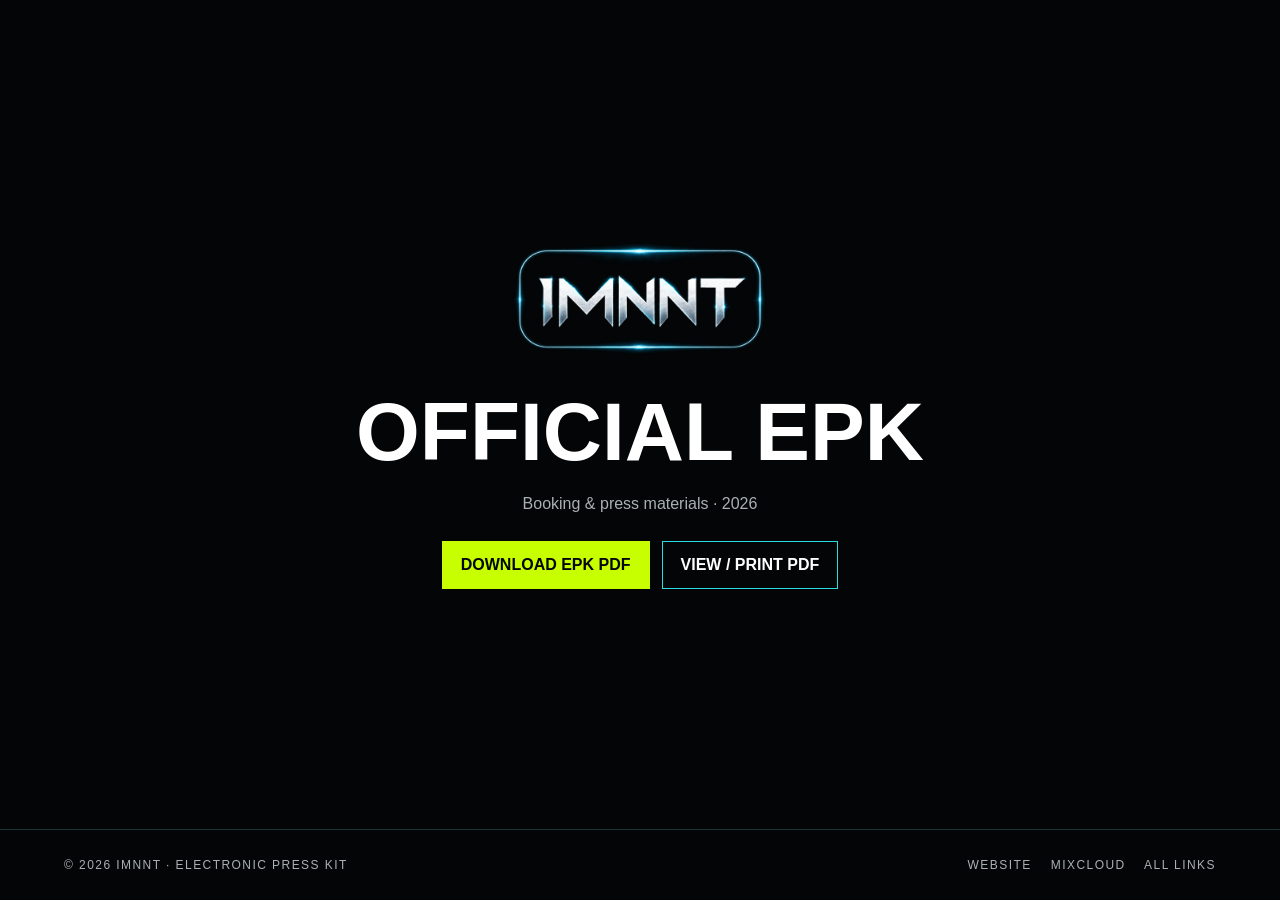
<file: epk.html>
<!doctype html><html lang="en"><head><meta charset="utf-8"><meta name="viewport" content="width=device-width,initial-scale=1"><title>IMNNT EPK — Booking & Press</title>
<style>html,body{margin:0;background:#030506;color:#fff;font-family:Arial,sans-serif}body{min-height:100vh;display:flex;flex-direction:column}main{flex:1;display:grid;place-items:center;padding:56px 22px;text-align:center}.box{max-width:720px}.logo{width:min(260px,65vw)}h1{font-size:clamp(42px,8vw,82px);margin:24px 0 8px}p{color:#aab1b4}.actions{display:flex;justify-content:center;gap:12px;flex-wrap:wrap;margin-top:28px}.actions a{padding:14px 18px;border:1px solid #28dce3;color:#fff;text-decoration:none;font-weight:700}.actions a:first-child{background:#c8ff00;color:#050706;border-color:#c8ff00}footer{border-top:1px solid #1b3438;padding:28px 5vw;color:#aab1b4;display:flex;justify-content:space-between;gap:20px;flex-wrap:wrap;font-size:12px;letter-spacing:.12em}footer a{color:#aab1b4;text-decoration:none}</style></head><body>
<main><section class="box"><img class="logo" src="assets/imnnt-logo.png" alt="IMNNT"><h1>OFFICIAL EPK</h1><p>Booking &amp; press materials · 2026</p><div class="actions"><a href="assets/IMNNT-EPK-2026.pdf" download>DOWNLOAD EPK PDF</a><a href="assets/IMNNT-EPK-2026.pdf" target="_blank" rel="noopener">VIEW / PRINT PDF</a></div></section></main>
<footer><span>© 2026 IMNNT · ELECTRONIC PRESS KIT</span><span><a href="/">WEBSITE</a> &nbsp;&nbsp; <a href="https://www.mixcloud.com/imnntmusic/">MIXCLOUD</a> &nbsp;&nbsp; <a href="https://linktr.ee/IMNNT">ALL LINKS</a></span></footer></body></html>
</file>
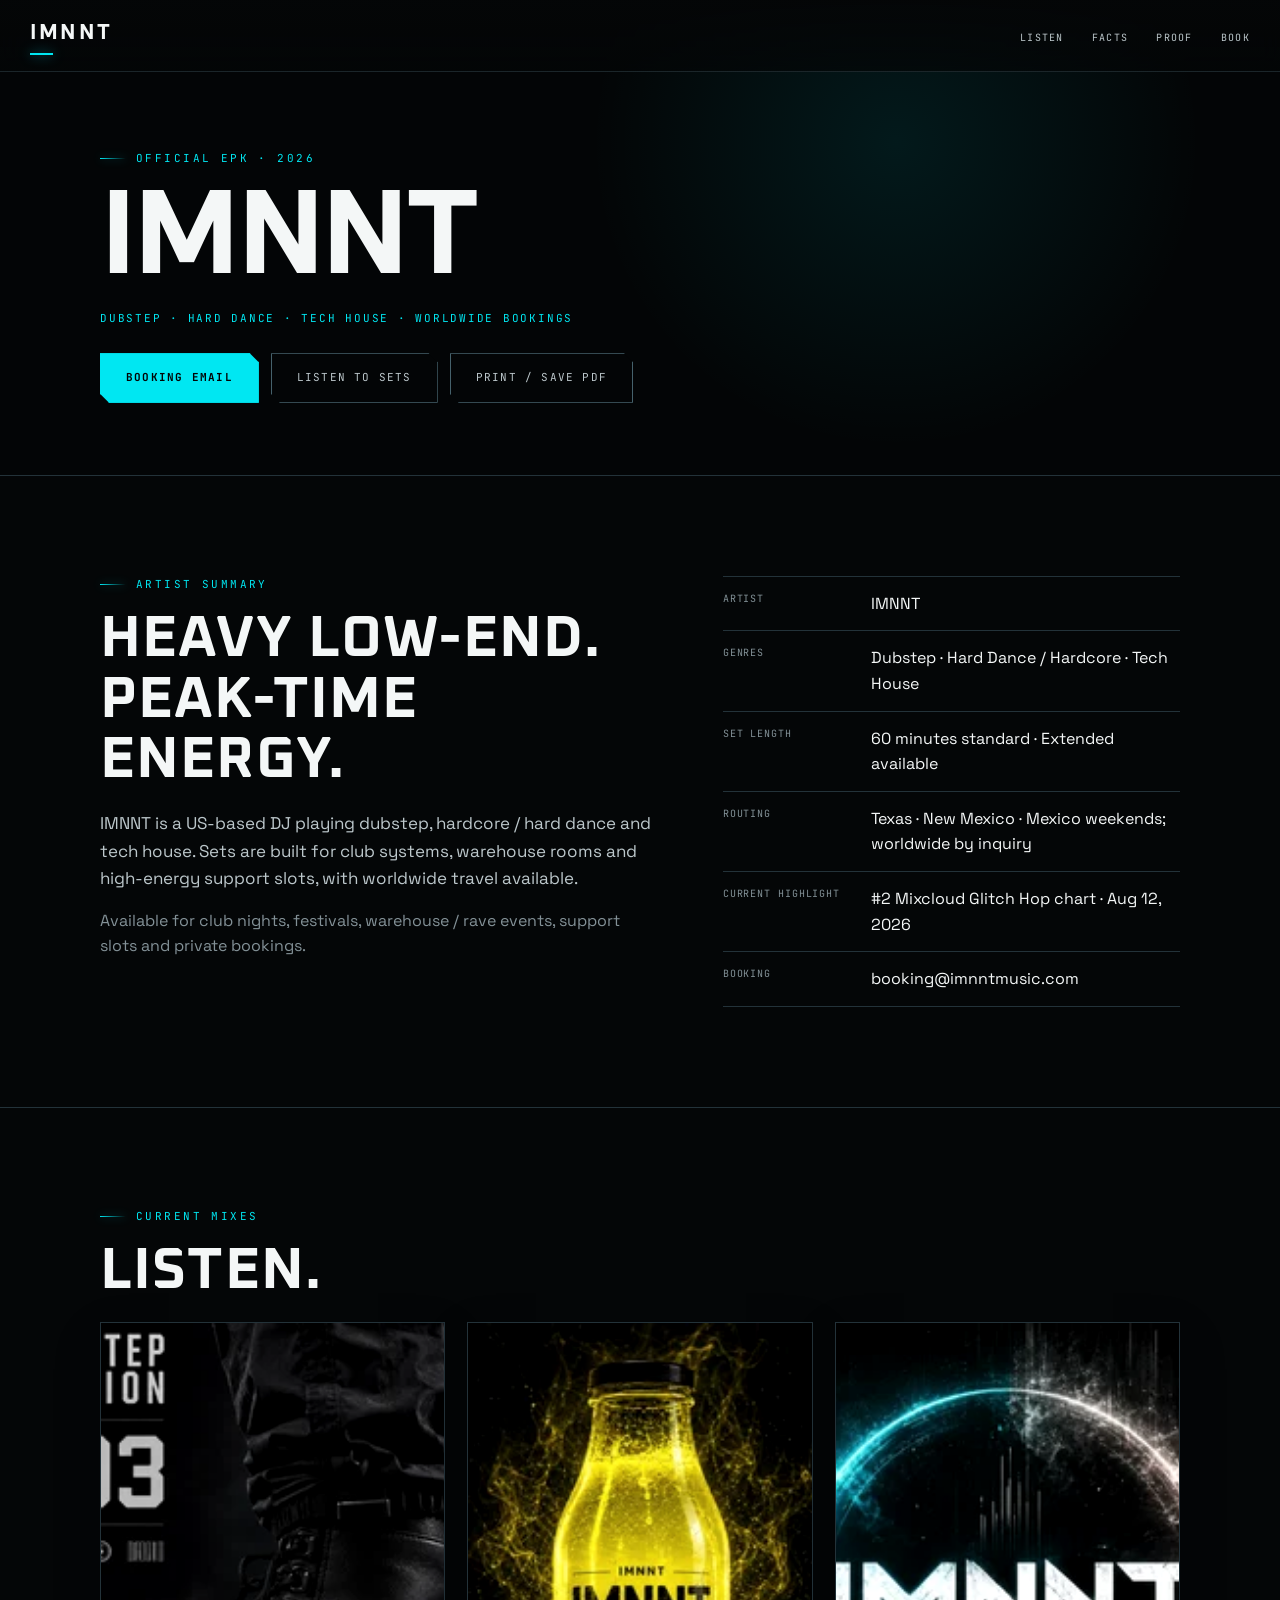
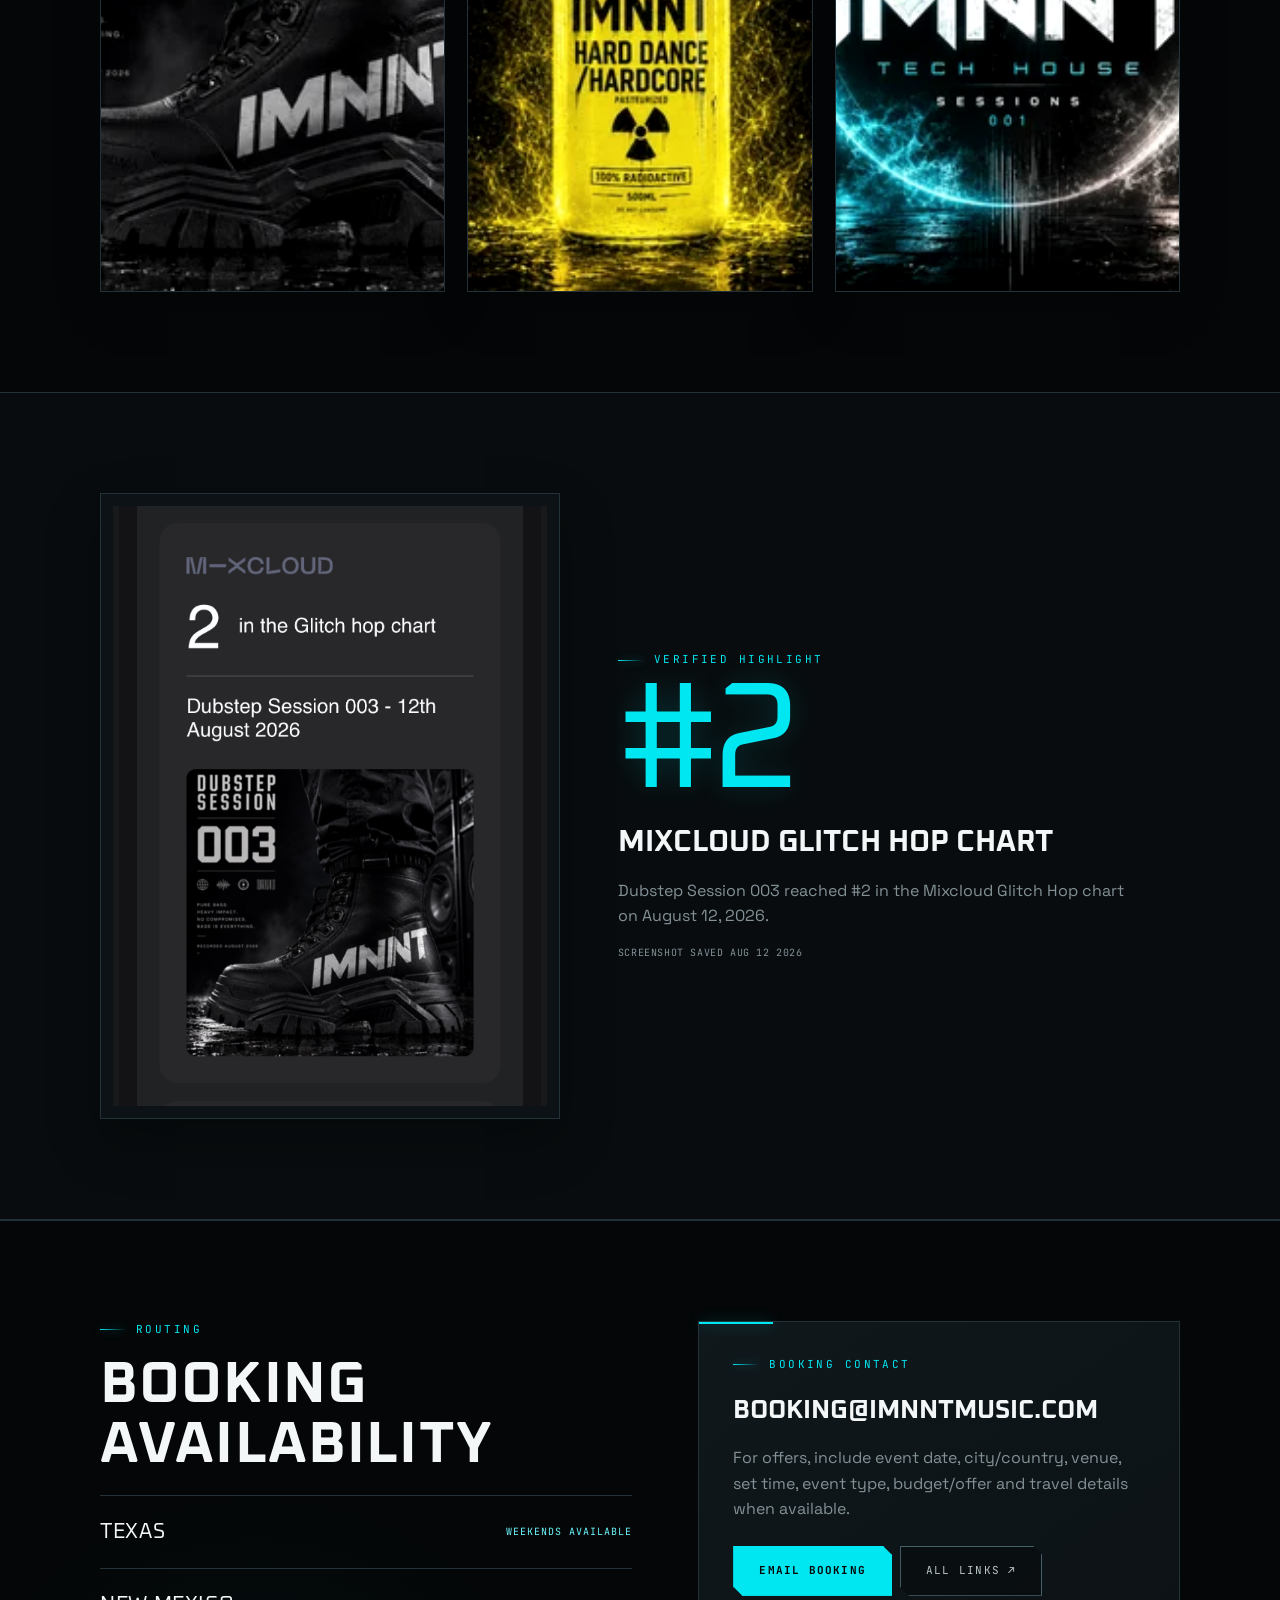
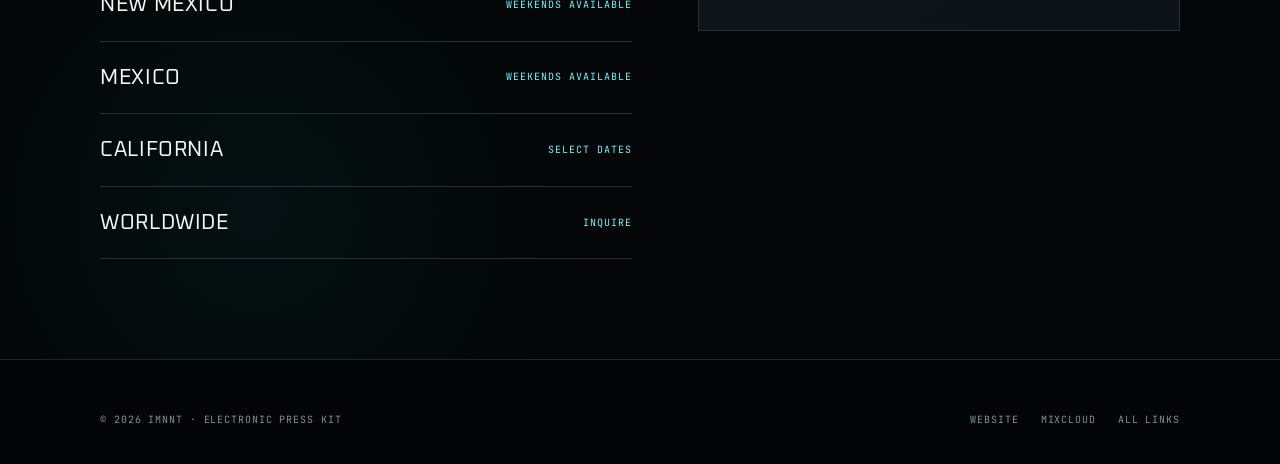
<file: imnntmusic-site/epk.html>
<!DOCTYPE html>
<html lang="en">
<head>
<meta charset="UTF-8"><meta name="viewport" content="width=device-width,initial-scale=1.0">
<title>IMNNT EPK — Booking & Press</title>
<meta name="description" content="Official IMNNT electronic press kit: DJ mixes, chart highlight, booking availability and contact information.">
<meta name="theme-color" content="#040607"><link rel="canonical" href="https://imnntmusic.com/epk.html">
<link rel="preconnect" href="https://fonts.googleapis.com"><link rel="preconnect" href="https://fonts.gstatic.com" crossorigin><link href="https://fonts.googleapis.com/css2?family=Oxanium:wght@500;600;700&family=Space+Grotesk:wght@400;500;600;700&family=JetBrains+Mono:wght@400;500&display=swap" rel="stylesheet"><link rel="stylesheet" href="assets/styles.css">
</head>
<body>
<header><a class="logo" href="index.html">IMNNT</a><nav><ul><li><a href="index.html#mixes">Listen</a></li><li><a href="#facts">Facts</a></li><li><a href="#proof">Proof</a></li><li><a href="#contact">Book</a></li></ul></nav></header>
<main>
<section class="epk-hero"><div class="wrap"><div class="eyebrow">Official EPK · 2026</div><h1>IMNNT</h1><div class="sub">Dubstep · Hard Dance · Tech House · Worldwide Bookings</div><div class="epk-cta"><a class="btn btn-primary" href="mailto:booking@imnntmusic.com">Booking Email</a><a class="btn btn-ghost" href="index.html#mixes">Listen to Sets</a><button class="btn btn-ghost" onclick="window.print()">Print / Save PDF</button></div></div></section>
<section id="facts"><div class="wrap epk-summary"><div><div class="eyebrow">Artist Summary</div><h2>Heavy low-end.<br>Peak-time energy.</h2><p class="lead">IMNNT is a US-based DJ playing dubstep, hardcore / hard dance and tech house. Sets are built for club systems, warehouse rooms and high-energy support slots, with worldwide travel available.</p><p class="muted" style="margin-top:16px">Available for club nights, festivals, warehouse / rave events, support slots and private bookings.</p></div><div class="epk-facts"><div class="epk-fact"><span class="k">Artist</span><span>IMNNT</span></div><div class="epk-fact"><span class="k">Genres</span><span>Dubstep · Hard Dance / Hardcore · Tech House</span></div><div class="epk-fact"><span class="k">Set length</span><span>60 minutes standard · Extended available</span></div><div class="epk-fact"><span class="k">Routing</span><span>Texas · New Mexico · Mexico weekends; worldwide by inquiry</span></div><div class="epk-fact"><span class="k">Current highlight</span><span>#2 Mixcloud Glitch Hop chart · Aug 12, 2026</span></div><div class="epk-fact"><span class="k">Booking</span><span>booking@imnntmusic.com</span></div></div></div></section>
<section class="epk-section" id="listen"><div class="wrap"><div class="eyebrow">Current Mixes</div><h2>Listen.</h2><div class="mix-grid">
<article class="mix-card"><div class="chart-badge">#2 · Glitch Hop</div><a class="mix-art" href="https://www.mixcloud.com/imnntmusic/dubstep-session-003/" target="_blank" rel="noopener"><img src="assets/dubstep-003.webp" alt="Dubstep Session 003 cover"></a><div class="mix-card-body"><div class="mix-no">003 · 51:22</div><h3>Dubstep Session 003</h3><div class="mix-meta">Dubstep · Glitch Hop · EDM</div><div class="player"><iframe title="Dubstep Session 003" loading="lazy" src="https://www.mixcloud.com/widget/iframe/?hide_cover=1&mini=1&light=0&feed=%2Fimnntmusic%2Fdubstep-session-003%2F" allow="autoplay"></iframe></div></div></article>
<article class="mix-card"><a class="mix-art" href="https://www.mixcloud.com/imnntmusic/imnnt-hard-dance-hardcore-session-002/" target="_blank" rel="noopener"><img src="assets/hard-dance-002.webp" alt="Hard Dance Hardcore Session 002 cover"></a><div class="mix-card-body"><div class="mix-no">002 · 55:53</div><h3>Hard Dance / Hardcore</h3><div class="mix-meta">Hard Dance · Hardcore · Peak-Time Techno</div><div class="player"><iframe title="Hard Dance Hardcore Session 002" loading="lazy" src="https://www.mixcloud.com/widget/iframe/?hide_cover=1&mini=1&light=0&feed=%2Fimnntmusic%2Fimnnt-hard-dance-hardcore-session-002%2F" allow="autoplay"></iframe></div></div></article>
<article class="mix-card"><a class="mix-art" href="https://www.mixcloud.com/imnntmusic/imnnt-tech-house-sessions-001/" target="_blank" rel="noopener"><img src="assets/tech-house-001.webp" alt="Tech House Sessions 001 cover"></a><div class="mix-card-body"><div class="mix-no">001 · 1:00:23</div><h3>Tech House Sessions 001</h3><div class="mix-meta">Tech House · Progressive Electro · Remixes</div><div class="player"><iframe title="Tech House Sessions 001" loading="lazy" src="https://www.mixcloud.com/widget/iframe/?hide_cover=1&mini=1&light=0&feed=%2Fimnntmusic%2Fimnnt-tech-house-sessions-001%2F" allow="autoplay"></iframe></div></div></article>
</div></div></section>
<section class="highlights epk-section" id="proof"><div class="wrap highlight-grid"><div class="proof-frame"><img src="assets/chart-glitch-hop-2.jpg" alt="Mixcloud screenshot showing number 2 Glitch Hop chart position"></div><div class="highlight-copy"><div class="eyebrow">Verified Highlight</div><div class="rank">#2</div><h3>Mixcloud Glitch Hop Chart</h3><p>Dubstep Session 003 reached #2 in the Mixcloud Glitch Hop chart on August 12, 2026.</p><div class="proof-note">SCREENSHOT SAVED AUG 12 2026</div></div></div></section>
<section class="availability epk-section"><div class="wrap availability-grid"><div><div class="eyebrow">Routing</div><h2>Booking Availability</h2><div class="route-list"><div class="route"><div class="route-place">Texas</div><div class="route-status">Weekends available</div></div><div class="route"><div class="route-place">New Mexico</div><div class="route-status">Weekends available</div></div><div class="route"><div class="route-place">Mexico</div><div class="route-status">Weekends available</div></div><div class="route"><div class="route-place">California</div><div class="route-status">Select dates</div></div><div class="route"><div class="route-place">Worldwide</div><div class="route-status">Inquire</div></div></div></div><aside class="avail-card" id="contact"><div class="eyebrow">Booking Contact</div><h3>booking@imnntmusic.com</h3><p>For offers, include event date, city/country, venue, set time, event type, budget/offer and travel details when available.</p><a class="btn btn-primary" href="mailto:booking@imnntmusic.com">Email Booking</a><a class="btn btn-ghost" style="margin-left:8px" href="https://linktr.ee/IMNNT" target="_blank" rel="noopener">All Links ↗</a></aside></div></section>
</main>
<footer><div class="wrap footer-grid"><div class="copyright">© 2026 IMNNT · Electronic Press Kit</div><div class="socials"><a href="index.html">Website</a><a href="https://www.mixcloud.com/imnntmusic/" target="_blank" rel="noopener">Mixcloud</a><a href="https://linktr.ee/IMNNT" target="_blank" rel="noopener">All Links</a></div></div></footer>
</body></html>
</file>
<file: imnntmusic-site/assets/styles.css>
:root{
  --bg:#040607;
  --bg-alt:#080c0e;
  --panel:#0c1215;
  --panel-2:#10181c;
  --border:#233239;
  --border-bright:#45616b;
  --text:#f4f7f7;
  --silver:#bcc7cb;
  --dim:#839197;
  --cyan:#00e7f2;
  --cyan-bright:#6cf8ff;
  --cyan-soft:rgba(0,231,242,.11);
  --mono:'JetBrains Mono',monospace;
  --body:'Space Grotesk',sans-serif;
  --display:'Oxanium',sans-serif;
}
*{box-sizing:border-box;margin:0;padding:0}
html{scroll-behavior:smooth;background:var(--bg)}
body{background:var(--bg);color:var(--text);font-family:var(--body);line-height:1.6;overflow-x:hidden}
a{color:inherit;text-decoration:none}
img{display:block;max-width:100%}
button,input,select,textarea{font:inherit}
::selection{background:var(--cyan);color:#020304}
.wrap{max-width:1140px;margin:0 auto;padding:0 30px;position:relative;z-index:2}
section{position:relative;padding:100px 0}
.eyebrow{font-family:var(--mono);font-size:11px;letter-spacing:.22em;text-transform:uppercase;color:var(--cyan);display:flex;align-items:center;gap:10px;margin-bottom:16px}
.eyebrow:before{content:"";width:26px;height:1px;background:linear-gradient(90deg,var(--cyan),transparent);box-shadow:0 0 10px rgba(0,231,242,.45)}
h1,h2,h3{font-family:var(--display);text-transform:uppercase}
h2{font-size:clamp(34px,5vw,58px);line-height:1.04;letter-spacing:.02em;margin-bottom:20px}
.lead{font-size:17px;color:var(--silver);max-width:65ch}
.muted{color:var(--dim)}
.kicker{font-family:var(--mono);font-size:11px;text-transform:uppercase;letter-spacing:.12em;color:var(--dim)}

header{position:fixed;inset:0 0 auto 0;z-index:60;display:flex;align-items:center;justify-content:space-between;padding:16px 30px;background:linear-gradient(180deg,rgba(4,6,7,.96),rgba(4,6,7,.72));backdrop-filter:blur(12px);border-bottom:1px solid rgba(69,97,107,.35)}
.logo{font-family:var(--display);font-weight:700;font-size:21px;letter-spacing:.12em}
.logo:after{content:"";display:block;width:23px;height:2px;margin-top:3px;background:var(--cyan);box-shadow:0 0 12px rgba(0,231,242,.65)}
nav ul{list-style:none;display:flex;gap:28px;align-items:center}
nav a{font-family:var(--mono);font-size:10px;letter-spacing:.13em;text-transform:uppercase;color:var(--silver);border-bottom:1px solid transparent;padding-bottom:3px;transition:.2s}
nav a:hover{color:var(--cyan-bright);border-color:var(--cyan)}

.hero{min-height:100vh;display:flex;align-items:center;padding:138px 0 78px;background:radial-gradient(circle at 24% 40%,rgba(0,231,242,.11),transparent 29%),radial-gradient(circle at 70% 42%,rgba(255,255,255,.04),transparent 30%),linear-gradient(180deg,#020304 0%,#05090b 70%,#040607 100%);overflow:hidden}
.hero:before{content:"";position:absolute;width:min(78vw,860px);aspect-ratio:1;left:63%;top:50%;transform:translate(-50%,-50%);border-radius:50%;padding:2px;background:conic-gradient(from 205deg,rgba(0,231,242,.03),rgba(0,231,242,.9),rgba(108,248,255,.45),rgba(244,247,247,.9),rgba(188,199,203,.22),rgba(0,231,242,.08));-webkit-mask:linear-gradient(#000 0 0) content-box,linear-gradient(#000 0 0);-webkit-mask-composite:xor;mask-composite:exclude;filter:drop-shadow(0 0 14px rgba(0,231,242,.3));opacity:.7;pointer-events:none}
.hero:after{content:"";position:absolute;inset:0;background:repeating-linear-gradient(90deg,transparent 0 92px,rgba(108,248,255,.023) 93px,transparent 94px),repeating-linear-gradient(0deg,transparent 0 92px,rgba(255,255,255,.016) 93px,transparent 94px);mask-image:linear-gradient(to bottom,transparent,#000 18%,#000 72%,transparent);pointer-events:none}
.hero-loc{font-family:var(--mono);font-size:11px;letter-spacing:.18em;text-transform:uppercase;color:var(--dim);margin-bottom:26px}
.hero-loc span{color:var(--cyan-bright)}
.glitch{font-family:var(--display);font-size:clamp(80px,16vw,190px);line-height:.82;letter-spacing:-.055em;font-weight:700;position:relative;text-shadow:0 0 1px #fff,0 0 42px rgba(0,231,242,.11);-webkit-text-stroke:1px rgba(255,255,255,.08)}
.glitch:before,.glitch:after{content:attr(data-text);position:absolute;inset:0;overflow:hidden;pointer-events:none}
.glitch:before{color:var(--cyan);opacity:.56;clip-path:polygon(0 0,100% 0,100% 36%,0 36%);animation:glitchTop 6.8s infinite linear}
.glitch:after{color:var(--silver);opacity:.32;clip-path:polygon(0 63%,100% 63%,100% 100%,0 100%);animation:glitchBottom 7.6s infinite linear}
@keyframes glitchTop{0%,91%,100%{transform:translate(0)}92%{transform:translate(-4px,-1px)}93%{transform:translate(3px,1px)}94%{transform:translate(-2px)}95%{transform:translate(0)}}
@keyframes glitchBottom{0%,87%,100%{transform:translate(0)}88%{transform:translate(4px,1px)}89%{transform:translate(-3px,-1px)}90%{transform:translate(1px)}91%{transform:translate(0)}}
.hero-tag{font-family:var(--mono);font-size:14px;line-height:1.8;color:var(--dim);max-width:610px;margin-top:32px}
.hero-tag strong{color:var(--text);font-weight:500}
.hero-cta{display:flex;gap:14px;flex-wrap:wrap;margin-top:38px}
.btn{display:inline-flex;align-items:center;justify-content:center;gap:9px;padding:15px 25px;font-family:var(--mono);font-size:11px;letter-spacing:.11em;text-transform:uppercase;border-radius:0;clip-path:polygon(0 0,calc(100% - 9px) 0,100% 9px,100% 100%,9px 100%,0 calc(100% - 9px));transition:.18s;cursor:pointer}
.btn-primary{background:var(--cyan);color:#020405;font-weight:700;border:1px solid var(--cyan)}
.btn-primary:hover{background:var(--cyan-bright);transform:translateY(-2px);box-shadow:0 0 28px rgba(0,231,242,.22)}
.btn-ghost{border:1px solid var(--border-bright);color:var(--silver);background:rgba(4,6,7,.4)}
.btn-ghost:hover{border-color:var(--cyan);color:var(--cyan-bright);transform:translateY(-2px)}
.eq{display:flex;align-items:flex-end;gap:4px;height:32px;margin-top:58px;opacity:.85}
.eq span{width:3px;background:linear-gradient(var(--text),var(--cyan));animation:eqBounce 1.2s ease-in-out infinite;box-shadow:0 0 7px rgba(0,231,242,.25)}
@keyframes eqBounce{0%,100%{height:5px}50%{height:30px}}

.about{background:linear-gradient(90deg,rgba(0,231,242,.025),transparent 25%),var(--bg-alt);border-block:1px solid var(--border)}
.about-grid{display:grid;grid-template-columns:1.08fr .92fr;gap:72px;align-items:start}
.about p{color:var(--dim);font-size:16px;max-width:58ch}.about p+p{margin-top:15px}
.tags{display:flex;gap:9px;flex-wrap:wrap;margin-top:28px}
.tag{font-family:var(--mono);font-size:10px;letter-spacing:.09em;text-transform:uppercase;padding:8px 12px;border:1px solid var(--border);color:var(--silver);background:rgba(255,255,255,.01)}
.stats{border-left:1px solid var(--border);padding-left:30px}.stat{padding:20px 0;border-bottom:1px solid var(--border)}.stat:first-child{padding-top:0}.stat-value{font-family:var(--display);font-size:39px;font-weight:700;color:var(--cyan);text-shadow:0 0 18px rgba(0,231,242,.18)}.stat-label{font-family:var(--mono);font-size:10px;letter-spacing:.11em;text-transform:uppercase;color:var(--dim);margin-top:3px}

#mixes{background:radial-gradient(circle at 83% 18%,rgba(0,231,242,.05),transparent 28%),var(--bg)}
.section-head{display:flex;align-items:end;justify-content:space-between;gap:24px;margin-bottom:34px}.section-head p{max-width:48ch;color:var(--dim)}
.mix-grid{display:grid;grid-template-columns:repeat(3,1fr);gap:22px}
.mix-card{background:linear-gradient(145deg,var(--panel-2),var(--panel));border:1px solid var(--border);position:relative;overflow:hidden;box-shadow:0 18px 45px rgba(0,0,0,.2);transition:.2s}
.mix-card:hover{transform:translateY(-3px);border-color:var(--border-bright)}
.mix-art{aspect-ratio:1;overflow:hidden;background:#050708}.mix-art img{width:100%;height:100%;object-fit:cover;filter:saturate(.93) contrast(1.03)}
.mix-card-body{padding:22px}.mix-no{font-family:var(--mono);font-size:10px;letter-spacing:.15em;color:var(--cyan);text-transform:uppercase}.mix-card h3{font-size:21px;line-height:1.15;margin:8px 0 8px;letter-spacing:.025em}.mix-meta{font-family:var(--mono);font-size:10px;letter-spacing:.055em;color:var(--dim);min-height:32px}.mix-actions{display:flex;align-items:center;justify-content:space-between;gap:12px;margin-top:18px}.text-link{font-family:var(--mono);font-size:10px;letter-spacing:.1em;text-transform:uppercase;color:var(--cyan-bright);border-bottom:1px solid transparent}.text-link:hover{border-color:var(--cyan)}
.chart-badge{position:absolute;top:12px;left:12px;background:rgba(4,6,7,.9);border:1px solid var(--cyan);padding:8px 10px;font-family:var(--mono);font-size:9px;line-height:1.4;letter-spacing:.1em;text-transform:uppercase;color:var(--cyan-bright);box-shadow:0 0 22px rgba(0,231,242,.12)}
.player{margin-top:16px;border-top:1px solid var(--border);padding-top:16px}.player iframe{display:block;width:100%;height:60px;border:0;background:#050708}

.highlights{background:var(--bg-alt);border-block:1px solid var(--border)}
.highlight-grid{display:grid;grid-template-columns:.9fr 1.1fr;gap:58px;align-items:center}
.proof-frame{background:var(--panel);border:1px solid var(--border);padding:12px;box-shadow:0 22px 50px rgba(0,0,0,.28)}.proof-frame img{width:100%;max-height:600px;object-fit:contain;background:#18191b}
.highlight-copy .rank{font-family:var(--display);font-size:clamp(72px,13vw,150px);line-height:.78;color:var(--cyan);letter-spacing:-.04em;text-shadow:0 0 28px rgba(0,231,242,.17)}
.highlight-copy h3{font-size:30px;margin:16px 0 12px}.highlight-copy p{color:var(--dim);max-width:52ch}.proof-note{margin-top:16px;font-family:var(--mono);font-size:10px;color:var(--dim);letter-spacing:.06em}

.availability{background:radial-gradient(circle at 20% 80%,rgba(0,231,242,.045),transparent 28%),var(--bg)}
.availability-grid{display:grid;grid-template-columns:1.05fr .95fr;gap:66px;align-items:start}
.route-list{border-top:1px solid var(--border)}.route{display:grid;grid-template-columns:1fr auto;gap:24px;padding:19px 0;border-bottom:1px solid var(--border);align-items:center}.route-place{font-family:var(--display);font-size:21px;text-transform:uppercase;letter-spacing:.03em}.route-status{font-family:var(--mono);font-size:10px;letter-spacing:.1em;text-transform:uppercase;color:var(--cyan-bright)}
.avail-card{background:linear-gradient(145deg,var(--panel-2),var(--panel));border:1px solid var(--border);padding:34px;position:relative}.avail-card:before{content:"";position:absolute;left:0;top:0;width:74px;height:2px;background:var(--cyan);box-shadow:0 0 14px rgba(0,231,242,.45)}.avail-card h3{font-size:26px;margin-bottom:14px}.avail-card p{color:var(--dim)}.avail-card .btn{margin-top:24px}

.epk-strip{background:linear-gradient(90deg,rgba(0,231,242,.1),rgba(0,231,242,.02) 38%,transparent),#05090b;border-block:1px solid var(--border)}
.epk-strip .wrap{display:flex;align-items:center;justify-content:space-between;gap:34px}.epk-strip h2{margin-bottom:10px}.epk-strip p{color:var(--dim);max-width:62ch}

.booking{background:linear-gradient(180deg,rgba(0,231,242,.016),transparent 25%),var(--bg-alt);border-top:1px solid var(--border)}
.booking-grid{display:grid;grid-template-columns:1fr 1fr;gap:70px;align-items:start}
form{display:flex;flex-direction:column;gap:18px}.field-row{display:grid;grid-template-columns:1fr 1fr;gap:18px}label{display:block;font-family:var(--mono);font-size:10px;letter-spacing:.11em;text-transform:uppercase;color:var(--dim);margin-bottom:7px}input,select,textarea{width:100%;background:var(--panel);border:1px solid var(--border);color:var(--text);padding:14px 15px;border-radius:0;transition:.2s}input:focus,select:focus,textarea:focus{outline:none;border-color:var(--cyan);box-shadow:0 0 0 2px rgba(0,231,242,.065)}textarea{min-height:120px;resize:vertical}.form-note,.form-status{font-family:var(--mono);font-size:10px;color:var(--dim)}.form-status{display:none;color:var(--cyan-bright);border:1px solid var(--border);padding:12px;background:var(--panel)}
.submit-btn{align-self:flex-start;background:var(--cyan);color:#020405;border:0;font-family:var(--mono);font-size:11px;font-weight:700;letter-spacing:.11em;text-transform:uppercase;padding:15px 28px;cursor:pointer;clip-path:polygon(0 0,calc(100% - 9px) 0,100% 9px,100% 100%,9px 100%,0 calc(100% - 9px))}.submit-btn:hover{background:var(--cyan-bright)}
.info-card{background:linear-gradient(145deg,var(--panel-2),var(--panel));border:1px solid var(--border);padding:36px;position:relative}.info-card:before{content:"";position:absolute;left:0;top:0;width:72px;height:2px;background:var(--cyan)}.info-card h3{font-size:24px;margin-bottom:16px}.info-row{display:flex;justify-content:space-between;gap:22px;padding:13px 0;border-bottom:1px solid var(--border);font-size:14px}.info-row .k{font-family:var(--mono);font-size:10px;letter-spacing:.09em;text-transform:uppercase;color:var(--dim)}.direct-contact{margin-top:24px;padding-top:24px;border-top:1px solid var(--border)}.direct-contact a{color:var(--cyan-bright);font-family:var(--mono);font-size:13px}

footer{padding:52px 0 36px;background:#030506;border-top:1px solid rgba(35,50,57,.75)}.footer-grid{display:flex;align-items:center;justify-content:space-between;gap:24px;flex-wrap:wrap}.socials{display:flex;gap:22px;flex-wrap:wrap}.socials a,.copyright{font-family:var(--mono);font-size:10px;letter-spacing:.09em;text-transform:uppercase;color:var(--dim)}.socials a:hover{color:var(--cyan-bright)}

/* EPK */
.epk-hero{padding:150px 0 72px;background:radial-gradient(circle at 70% 30%,rgba(0,231,242,.09),transparent 32%),#030506;border-bottom:1px solid var(--border)}.epk-hero h1{font-size:clamp(58px,11vw,120px);line-height:.9;letter-spacing:-.035em}.epk-hero .sub{font-family:var(--mono);color:var(--cyan);letter-spacing:.16em;text-transform:uppercase;margin-top:18px;font-size:11px}.epk-summary{display:grid;grid-template-columns:1.1fr .9fr;gap:64px;align-items:start}.epk-facts{border-top:1px solid var(--border)}.epk-fact{display:grid;grid-template-columns:130px 1fr;gap:18px;padding:14px 0;border-bottom:1px solid var(--border)}.epk-fact .k{font-family:var(--mono);font-size:10px;text-transform:uppercase;letter-spacing:.09em;color:var(--dim)}.epk-cta{display:flex;gap:12px;flex-wrap:wrap;margin-top:26px}.epk-section{border-top:1px solid var(--border)}

@media (max-width:900px){.mix-grid{grid-template-columns:1fr 1fr}.about-grid,.highlight-grid,.availability-grid,.booking-grid,.epk-summary{grid-template-columns:1fr;gap:42px}.stats{border-left:0;border-top:1px solid var(--border);padding-left:0;padding-top:22px}.epk-strip .wrap{align-items:flex-start;flex-direction:column}.section-head{align-items:flex-start;flex-direction:column}.highlight-copy{order:-1}}
@media (max-width:680px){header{padding:14px 18px}nav ul{gap:14px}nav li:nth-child(2),nav li:nth-child(3),nav li:nth-child(4){display:none}.wrap{padding:0 20px}section{padding:78px 0}.hero{padding:118px 0 64px}.hero:before{width:105vw;left:72%;opacity:.48}.hero-loc{font-size:9px;line-height:1.7}.hero-tag{font-size:12px}.mix-grid{grid-template-columns:1fr}.field-row{grid-template-columns:1fr}.route{grid-template-columns:1fr;gap:4px}.info-row{flex-direction:column;gap:4px}.epk-fact{grid-template-columns:1fr;gap:3px}.socials{gap:14px}.proof-frame{padding:7px}}
@media (prefers-reduced-motion:reduce){*{animation-duration:.01ms!important;animation-iteration-count:1!important;transition-duration:.01ms!important;scroll-behavior:auto!important}}
@media print{header,.hero-cta,.eq,.player,.booking form,footer{display:none!important}body{background:#fff;color:#000}.epk-hero,section{background:#fff!important;color:#000!important;padding:30px 0}.muted,.lead,.epk-section p,.epk-fact .k{color:#333!important}.wrap{max-width:none}.mix-grid{grid-template-columns:repeat(3,1fr)}.mix-card,.info-card,.avail-card{border:1px solid #aaa;box-shadow:none}.text-link{color:#000}}
</file>
<file: imnntmusic-site-fourthwall-merch-v10/assets/release.css>
:root{
  --r-bg:#050605;
  --r-bg2:#090b09;
  --r-panel:#0d100d;
  --r-gun:#171c18;
  --r-line:#2b322c;
  --r-text:#f3f5f1;
  --r-dim:#8e978f;
  --r-acid:#c7ff32;
  --r-acid-soft:rgba(199,255,50,.11);
  --r-body:'Space Grotesk',sans-serif;
  --r-display:'Oxanium',sans-serif;
  --r-mono:'JetBrains Mono',monospace;
}
*{box-sizing:border-box}
html{scroll-behavior:smooth;background:var(--r-bg)}
body{margin:0;background:var(--r-bg);color:var(--r-text);font-family:var(--r-body);overflow-x:hidden}
a{color:inherit;text-decoration:none}
img{display:block;max-width:100%}
button,input{font:inherit}
::selection{background:var(--r-acid);color:#050605}
.skip-link{position:fixed;left:12px;top:-80px;z-index:1000;background:var(--r-acid);color:#050605;padding:10px 14px;font:700 12px var(--r-mono);text-transform:uppercase}
.skip-link:focus{top:12px}
.release-shell{width:min(1180px,calc(100% - 38px));margin:0 auto}
.release-header{position:fixed;z-index:80;top:0;left:0;right:0;height:68px;padding:0 max(19px,calc((100vw - 1180px)/2));display:flex;align-items:center;justify-content:space-between;border-bottom:1px solid rgba(199,255,50,.13);background:rgba(5,6,5,.78);backdrop-filter:blur(14px)}
.brand img{width:104px;height:35px;object-fit:cover;mix-blend-mode:screen;filter:grayscale(1) brightness(1.9)}
.release-header nav{display:flex;gap:22px}
.release-header nav a{font:500 10px var(--r-mono);letter-spacing:.14em;text-transform:uppercase;color:#a7afa8;transition:.2s}
.release-header nav a:hover,.release-header nav a:focus-visible{color:var(--r-acid)}
.release-hero{min-height:100svh;display:flex;align-items:center;position:relative;padding:110px 0 56px;overflow:hidden;background:radial-gradient(circle at 78% 48%,rgba(199,255,50,.06),transparent 22%),radial-gradient(circle at 18% 28%,rgba(255,255,255,.035),transparent 24%),linear-gradient(180deg,#030403,var(--r-bg))}
.release-hero:before{content:"";position:absolute;inset:0;background:repeating-linear-gradient(90deg,transparent 0 79px,rgba(255,255,255,.018) 80px),repeating-linear-gradient(0deg,transparent 0 79px,rgba(255,255,255,.013) 80px);mask-image:linear-gradient(to bottom,#000,transparent 90%);pointer-events:none}
.hero-noise{position:absolute;inset:0;opacity:.055;pointer-events:none;background-image:url("data:image/svg+xml,%3Csvg viewBox='0 0 180 180' xmlns='http://www.w3.org/2000/svg'%3E%3Cfilter id='n'%3E%3CfeTurbulence type='fractalNoise' baseFrequency='.92' numOctaves='2' stitchTiles='stitch'/%3E%3C/filter%3E%3Crect width='100%25' height='100%25' filter='url(%23n)' opacity='.7'/%3E%3C/svg%3E")}
.hero-grid{position:relative;z-index:2;display:grid;grid-template-columns:.95fr 1.05fr;gap:72px;align-items:center}
.signal-line{display:flex;justify-content:space-between;gap:24px;border-top:1px solid var(--r-line);padding-top:10px;font:500 10px var(--r-mono);letter-spacing:.16em;color:var(--r-dim)}
.signal-line span:first-child{color:var(--r-acid)}
.micro{margin:38px 0 10px;font:500 10px var(--r-mono);letter-spacing:.18em;color:#6e756f}
.hero-copy h1{margin:0;white-space:pre-line;font:700 clamp(72px,11vw,154px)/.78 var(--r-display);letter-spacing:-.055em;text-transform:uppercase;max-width:760px;text-shadow:0 0 45px rgba(255,255,255,.035)}
.hero-copy h1::after{content:"";display:block;width:86px;height:4px;background:var(--r-acid);margin-top:28px;box-shadow:0 0 20px rgba(199,255,50,.25)}
.hero-deck{max-width:560px;margin:30px 0 0;color:#a4aca5;font-size:16px;line-height:1.7}
.hero-actions{display:flex;gap:12px;flex-wrap:wrap;margin-top:32px}
.cta{min-height:48px;padding:0 20px;display:inline-flex;align-items:center;justify-content:center;border:1px solid var(--r-line);font:700 11px var(--r-mono);letter-spacing:.12em;text-transform:uppercase;transition:.18s;clip-path:polygon(0 0,calc(100% - 8px) 0,100% 8px,100% 100%,8px 100%,0 calc(100% - 8px))}
.cta-primary{background:var(--r-acid);border-color:var(--r-acid);color:#060806}
.cta-secondary{background:#0a0d0a;color:#cdd3ce}
.cta:hover,.cta:focus-visible{transform:translateY(-2px);box-shadow:0 12px 30px rgba(0,0,0,.3)}
.hero-data{display:flex;flex-wrap:wrap;gap:8px 18px;margin-top:30px;font:500 9px var(--r-mono);letter-spacing:.13em;color:#707871}
.hero-data span+span:before{content:"/";margin-right:18px;color:#3f463f}
.cover-stage{position:relative;max-width:620px;justify-self:end;width:100%}
.cover-index{position:absolute;right:100%;top:15%;padding-right:14px;writing-mode:vertical-rl;transform:rotate(180deg);font:500 9px var(--r-mono);letter-spacing:.18em;color:#596059}
.cover-frame{position:relative;border:1px solid #343a34;background:#080a08;padding:12px;box-shadow:0 40px 100px rgba(0,0,0,.5)}
.cover-frame:before{content:"";position:absolute;inset:-1px;border:1px solid rgba(199,255,50,.12);transform:translate(9px,9px);z-index:-1}
.cover-frame img{width:100%;aspect-ratio:1;object-fit:cover;background:#090b09}
.scanline{position:absolute;left:12px;right:12px;height:1px;top:20%;background:linear-gradient(90deg,transparent,var(--r-acid),transparent);opacity:.28;box-shadow:0 0 12px rgba(199,255,50,.28);animation:scan 5.5s linear infinite}
.corner{position:absolute;width:25px;height:25px;border-color:var(--r-acid);opacity:.6}.corner-a{left:4px;top:4px;border-left:1px solid;border-top:1px solid}.corner-b{right:4px;bottom:4px;border-right:1px solid;border-bottom:1px solid}
.signal-bars{display:flex;height:38px;align-items:flex-end;gap:5px;margin-top:16px;padding:0 8px;border-bottom:1px solid var(--r-line)}
.signal-bars i{display:block;width:3px;height:8px;background:linear-gradient(var(--r-text),var(--r-acid));animation:pulsebar 1.25s ease-in-out infinite;transform-origin:bottom}.signal-bars i:nth-child(2n){animation-delay:.18s}.signal-bars i:nth-child(3n){animation-delay:.35s}.signal-bars i:nth-child(5n){animation-delay:.5s}
@keyframes scan{0%{top:15%;opacity:0}10%{opacity:.25}90%{opacity:.25}100%{top:85%;opacity:0}}
@keyframes pulsebar{0%,100%{height:7px;opacity:.35}50%{height:31px;opacity:.9}}
.release-facts{border-block:1px solid var(--r-line);background:#070907}
.fact-grid{display:grid;grid-template-columns:1.4fr 1fr 1fr 1fr 1.2fr}
.fact-grid div{padding:22px 20px;border-right:1px solid var(--r-line)}.fact-grid div:first-child{padding-left:0}.fact-grid div:last-child{border-right:0}
.fact-grid span{display:block;font:500 9px var(--r-mono);letter-spacing:.16em;color:#697069;margin-bottom:8px}.fact-grid strong{display:block;font:600 13px var(--r-display);letter-spacing:.06em}
.manifesto,.listen-section,.video-section,.merch-section,.network-section,.artist-links{padding:110px 0;border-bottom:1px solid var(--r-line)}
.manifesto{background:linear-gradient(130deg,#090b09,#050605 55%)}
.split-grid{display:grid;grid-template-columns:.85fr 1.15fr;gap:80px;align-items:start}
.section-code{font:500 10px var(--r-mono);letter-spacing:.17em;color:var(--r-acid);margin-bottom:14px}
h2{margin:0;font:700 clamp(36px,6vw,76px)/.95 var(--r-display);letter-spacing:-.03em;text-transform:uppercase}
.manifesto-copy{margin:45px 0 0;font-size:clamp(22px,3vw,34px);line-height:1.35;color:#d6dbd6;max-width:800px}
.section-heading{display:flex;justify-content:space-between;gap:30px;align-items:end;margin-bottom:38px}.section-heading p{max-width:420px;color:var(--r-dim);line-height:1.65}.section-heading.compact{margin-bottom:26px}
.listen-section{background:radial-gradient(circle at 84% 15%,rgba(199,255,50,.05),transparent 22%),#050605}
.platform-grid{display:grid;grid-template-columns:repeat(5,1fr);border:1px solid var(--r-line)}
.platform-card{min-height:145px;padding:18px;display:flex;flex-direction:column;justify-content:space-between;border-right:1px solid var(--r-line);background:#090b09;transition:.18s}.platform-card:last-child{border-right:0}.platform-card span{font:500 9px var(--r-mono);letter-spacing:.15em;color:#6e756e}.platform-card strong{font:600 16px var(--r-display);letter-spacing:.04em}.platform-card em{font-style:normal;color:var(--r-acid)}
.platform-card:not(.is-disabled):hover,.platform-card:not(.is-disabled):focus-visible{background:var(--r-acid-soft);box-shadow:inset 0 -2px 0 var(--r-acid)}
.is-disabled{opacity:.4;cursor:not-allowed}.is-disabled em{color:#555}
.spotify-slot{margin-top:22px;min-height:126px;border:1px dashed #343b35;background:#080a08;padding:24px;display:flex;flex-direction:column;justify-content:center;color:#707870}.slot-label{font:500 10px var(--r-mono);letter-spacing:.16em;color:#a2aaa3;margin-bottom:8px}.spotify-slot iframe{width:100%;border:0;min-height:152px;border-radius:0}
.video-section{background:#080a08}
.video-shell{border:1px solid var(--r-line);background:#030403;aspect-ratio:16/9;max-height:720px;overflow:hidden}.video-shell iframe,.video-shell video{width:100%;height:100%;border:0;object-fit:cover}.video-placeholder{width:100%;height:100%;min-height:420px;display:flex;flex-direction:column;align-items:center;justify-content:center;gap:12px;background:radial-gradient(circle,rgba(199,255,50,.055),transparent 34%),repeating-linear-gradient(90deg,transparent 0 68px,rgba(255,255,255,.015) 69px);color:#8d958e}.video-placeholder strong{font:600 clamp(18px,3vw,32px) var(--r-display);color:#dce0dc;letter-spacing:.08em}.video-placeholder span:last-child{font:500 9px var(--r-mono);letter-spacing:.18em}.play-mark{width:64px;height:64px;border:1px solid #586057;display:grid;place-items:center;color:var(--r-acid);font-size:20px}
.merch-section{background:#050605}
.merch-grid{display:grid;grid-template-columns:repeat(2,1fr);gap:22px}.merch-card{border:1px solid var(--r-line);background:#090b09}.merch-image{aspect-ratio:4/5;overflow:hidden;background:#0a0c0a}.merch-image img{width:100%;height:100%;object-fit:cover;transition:transform .35s}.merch-card:hover .merch-image img{transform:scale(1.015)}.merch-info{display:grid;grid-template-columns:1fr auto;gap:8px 20px;padding:20px}.merch-info h3{margin:0;font:600 17px var(--r-display);letter-spacing:.04em}.merch-info p{margin:0;color:#929a93;font:500 10px var(--r-mono);letter-spacing:.08em}.merch-info a{grid-column:2;grid-row:1/3;align-self:center;border:1px solid #3b423b;padding:12px 15px;font:700 10px var(--r-mono);letter-spacing:.12em;color:#cdd2cd}.merch-info a:not(.is-disabled):hover{border-color:var(--r-acid);color:var(--r-acid)}
.network-section{background:linear-gradient(120deg,#0a0d0a,#060706)}
.network-grid{display:grid;grid-template-columns:1fr 1fr;gap:80px;align-items:center}.network-grid>div>p{color:#979f98;margin-top:20px}.fan-form label{display:block;font:500 9px var(--r-mono);letter-spacing:.15em;color:#818982;margin-bottom:10px;text-transform:uppercase}.email-row{display:flex}.email-row input{width:100%;min-height:58px;border:1px solid #3a413a;border-right:0;background:#060806;color:var(--r-text);padding:0 18px;outline:none;font:500 12px var(--r-mono);letter-spacing:.05em}.email-row input:focus{border-color:var(--r-acid)}.email-row button{min-width:120px;border:1px solid var(--r-acid);background:var(--r-acid);color:#070807;font:700 11px var(--r-mono);letter-spacing:.14em;cursor:pointer}.form-status{font:500 9px var(--r-mono);letter-spacing:.08em;color:#666e67;margin-top:10px}
.artist-links{background:#050605}.social-grid{display:grid;grid-template-columns:repeat(3,1fr);border-top:1px solid var(--r-line);border-left:1px solid var(--r-line)}.social-grid a{padding:20px;border-right:1px solid var(--r-line);border-bottom:1px solid var(--r-line);display:flex;justify-content:space-between;font:600 13px var(--r-display);letter-spacing:.05em}.social-grid a:not([aria-disabled="true"]):hover{color:var(--r-acid);background:var(--r-acid-soft)}.social-grid a[aria-disabled="true"]{opacity:.38;cursor:not-allowed}.site-link{display:inline-block;margin-top:28px;font:500 11px var(--r-mono);letter-spacing:.15em;color:var(--r-acid);border-bottom:1px solid rgba(199,255,50,.35)}
.release-footer{padding:36px 0 calc(36px + env(safe-area-inset-bottom));background:#030403}.footer-grid{display:flex;justify-content:space-between;gap:30px}.footer-grid>div:first-child{display:flex;gap:18px;flex-wrap:wrap;align-items:center}.footer-grid strong{font:700 14px var(--r-display);letter-spacing:.08em}.footer-grid span,.footer-links a{font:500 9px var(--r-mono);letter-spacing:.12em;color:#707770;text-transform:uppercase}.footer-links{display:flex;gap:18px}.footer-links a:hover{color:var(--r-acid)}
@media (max-width:920px){.hero-grid{grid-template-columns:1fr;gap:48px}.cover-stage{justify-self:start;max-width:620px}.hero-copy h1{font-size:clamp(78px,19vw,150px)}.platform-grid{grid-template-columns:repeat(2,1fr)}.platform-card{border-bottom:1px solid var(--r-line)}.fact-grid{grid-template-columns:repeat(2,1fr)}.fact-grid div{border-bottom:1px solid var(--r-line)}.split-grid,.network-grid{grid-template-columns:1fr;gap:32px}.manifesto-copy{margin-top:0}.social-grid{grid-template-columns:repeat(2,1fr)}}
@media (max-width:680px){.release-shell{width:min(100% - 28px,1180px)}.release-header{height:60px;padding:0 14px}.release-header nav{gap:13px}.release-header nav a:nth-child(2),.release-header nav a:nth-child(3){display:none}.brand img{width:92px;height:31px}.release-hero{padding:92px 0 42px;min-height:auto}.hero-grid{gap:34px}.signal-line{font-size:8px;letter-spacing:.1em}.micro{margin-top:26px}.hero-copy h1{font-size:clamp(70px,23vw,112px)}.hero-deck{font-size:14px}.hero-actions{display:grid;grid-template-columns:1fr}.cta{width:100%}.hero-data{gap:7px 11px}.hero-data span+span:before{margin-right:11px}.cover-index{display:none}.cover-frame{padding:8px}.scanline{left:8px;right:8px}.release-facts{overflow:auto}.fact-grid{min-width:610px;display:grid;grid-template-columns:repeat(5,1fr)}.fact-grid div{padding:17px 14px;border-bottom:0}.fact-grid div:first-child{padding-left:14px}.manifesto,.listen-section,.video-section,.merch-section,.network-section,.artist-links{padding:78px 0}.section-heading{display:block;margin-bottom:28px}.section-heading p{margin:16px 0 0}.platform-grid{grid-template-columns:1fr}.platform-card{min-height:106px;border-right:0}.video-shell{aspect-ratio:9/12}.video-placeholder{min-height:0}.merch-grid{grid-template-columns:1fr}.network-grid{gap:38px}.email-row{display:grid;grid-template-columns:1fr}.email-row input{border-right:1px solid #3a413a}.email-row button{min-height:52px}.social-grid{grid-template-columns:1fr}.footer-grid{display:block}.footer-links{margin-top:20px}}
@media (prefers-reduced-motion:reduce){html{scroll-behavior:auto}.scanline,.signal-bars i{animation:none}.merch-image img,.cta{transition:none}}


/* NEVER STOP / 001 — WEAR THE RELEASE */
.wear-release{
  display:grid;
  grid-template-columns:1.15fr .85fr;
  gap:36px;
  align-items:end;
  margin-bottom:28px;
  padding:26px 0;
  border-top:1px solid rgba(199,255,50,.18);
  border-bottom:1px solid rgba(199,255,50,.18);
}
.wear-kicker{
  margin:8px 0 4px;
  font:700 clamp(18px,2.2vw,28px) var(--r-display);
  letter-spacing:.08em;
  color:var(--r-acid);
}
.wear-release h2{margin:0}
.wear-release p{
  margin:.5rem 0 0;
  font:500 11px var(--r-mono);
  letter-spacing:.18em;
  color:#d9e2e4;
}
.wear-action{
  display:flex;
  flex-direction:column;
  align-items:flex-start;
  gap:16px;
}
.wear-action>span{
  font:500 10px var(--r-mono);
  letter-spacing:.16em;
  color:#92f6fb;
}
@media(max-width:760px){
  .wear-release{grid-template-columns:1fr;gap:20px}
}
</file>
